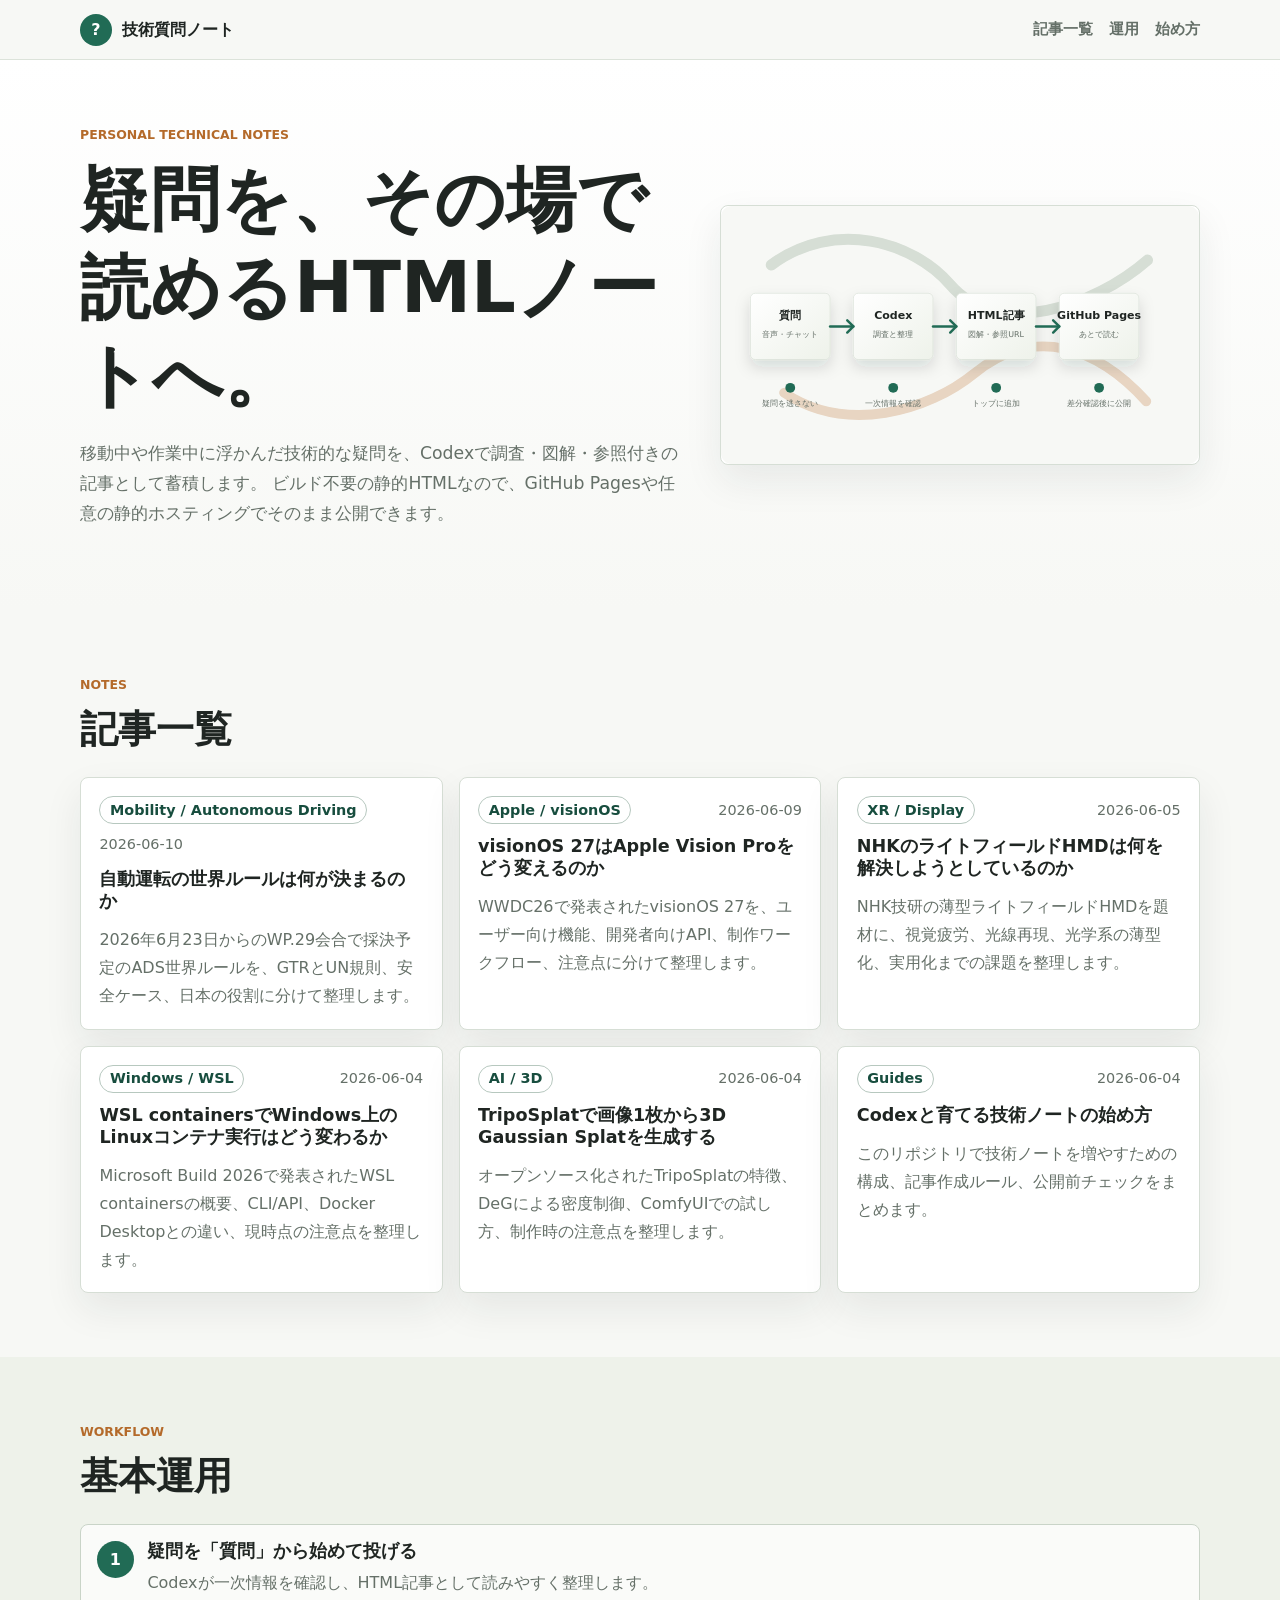
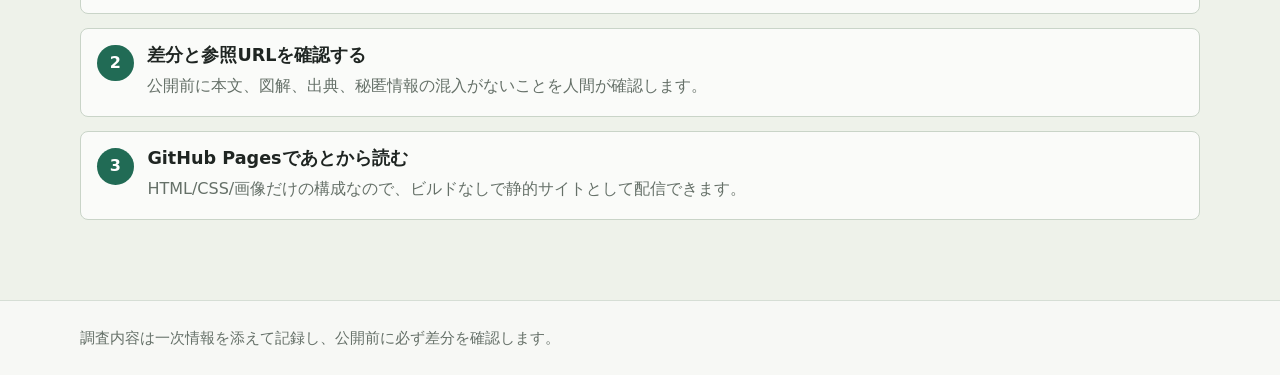
<file: index.html>
<!doctype html>
<!-- 技術ノートサイトの入口として、カテゴリ別の記事一覧と運用導線を提供します。 -->
<html lang="ja">
  <head>
    <meta charset="utf-8">
    <meta name="viewport" content="width=device-width, initial-scale=1">
    <title>技術質問ノート</title>
    <meta
      name="description"
      content="Codexと一緒に疑問をHTML記事として蓄積するための静的な技術ノートです。"
    >
    <link rel="stylesheet" href="styles/site.css">
  </head>
  <body>
    <header class="site-header">
      <div class="site-header__inner">
        <a class="site-title" href="./" aria-label="技術質問ノートのトップへ">
          <span class="site-title__mark">?</span>
          <span>技術質問ノート</span>
        </a>
        <nav class="site-nav" aria-label="主要ナビゲーション">
          <a href="#notes">記事一覧</a>
          <a href="#workflow">運用</a>
          <a href="guides/getting-started/">始め方</a>
        </nav>
      </div>
    </header>

    <main>
      <section class="intro-band" aria-labelledby="intro-title">
        <div class="content-grid content-grid--intro">
          <div>
            <p class="eyebrow">Personal Technical Notes</p>
            <h1 id="intro-title">疑問を、その場で読めるHTMLノートへ。</h1>
            <p class="intro-lead">
              移動中や作業中に浮かんだ技術的な疑問を、Codexで調査・図解・参照付きの記事として蓄積します。
              ビルド不要の静的HTMLなので、GitHub Pagesや任意の静的ホスティングでそのまま公開できます。
            </p>
          </div>
          <img
            class="flow-image"
            src="images/notes-flow.svg"
            alt="質問からHTML記事、GitHub、ブラウザ閲覧へ進む流れ"
            width="780"
            height="420"
          >
        </div>
      </section>

      <section class="section-band" id="notes" aria-labelledby="notes-title">
        <div class="content-wrap">
          <div class="section-heading">
            <p class="eyebrow">Notes</p>
            <h2 id="notes-title">記事一覧</h2>
          </div>

          <div class="note-list">
            <article class="note-card">
              <div class="note-card__meta">
                <span class="category-label">Mobility / Autonomous Driving</span>
                <time datetime="2026-06-10">2026-06-10</time>
              </div>
              <h3><a href="mobility/autonomous-driving-global-rules-2026/">自動運転の世界ルールは何が決まるのか</a></h3>
              <p>
                2026年6月23日からのWP.29会合で採決予定のADS世界ルールを、GTRとUN規則、安全ケース、日本の役割に分けて整理します。
              </p>
            </article>

            <article class="note-card">
              <div class="note-card__meta">
                <span class="category-label">Apple / visionOS</span>
                <time datetime="2026-06-09">2026-06-09</time>
              </div>
              <h3><a href="apple/visionos-27-wwdc26/">visionOS 27はApple Vision Proをどう変えるのか</a></h3>
              <p>
                WWDC26で発表されたvisionOS 27を、ユーザー向け機能、開発者向けAPI、制作ワークフロー、注意点に分けて整理します。
              </p>
            </article>

            <article class="note-card">
              <div class="note-card__meta">
                <span class="category-label">XR / Display</span>
                <time datetime="2026-06-05">2026-06-05</time>
              </div>
              <h3><a href="xr/nhk-light-field-hmd/">NHKのライトフィールドHMDは何を解決しようとしているのか</a></h3>
              <p>
                NHK技研の薄型ライトフィールドHMDを題材に、視覚疲労、光線再現、光学系の薄型化、実用化までの課題を整理します。
              </p>
            </article>

            <article class="note-card">
              <div class="note-card__meta">
                <span class="category-label">Windows / WSL</span>
                <time datetime="2026-06-04">2026-06-04</time>
              </div>
              <h3><a href="windows/wsl-containers-build-2026/">WSL containersでWindows上のLinuxコンテナ実行はどう変わるか</a></h3>
              <p>
                Microsoft Build 2026で発表されたWSL containersの概要、CLI/API、Docker Desktopとの違い、現時点の注意点を整理します。
              </p>
            </article>

            <article class="note-card">
              <div class="note-card__meta">
                <span class="category-label">AI / 3D</span>
                <time datetime="2026-06-04">2026-06-04</time>
              </div>
              <h3><a href="ai/triposplat-single-image-3dgs/">TripoSplatで画像1枚から3D Gaussian Splatを生成する</a></h3>
              <p>
                オープンソース化されたTripoSplatの特徴、DeGによる密度制御、ComfyUIでの試し方、制作時の注意点を整理します。
              </p>
            </article>

            <article class="note-card">
              <div class="note-card__meta">
                <span class="category-label">Guides</span>
                <time datetime="2026-06-04">2026-06-04</time>
              </div>
              <h3><a href="guides/getting-started/">Codexと育てる技術ノートの始め方</a></h3>
              <p>
                このリポジトリで技術ノートを増やすための構成、記事作成ルール、公開前チェックをまとめます。
              </p>
            </article>
          </div>
        </div>
      </section>

      <section class="section-band section-band--muted" id="workflow" aria-labelledby="workflow-title">
        <div class="content-wrap">
          <div class="section-heading">
            <p class="eyebrow">Workflow</p>
            <h2 id="workflow-title">基本運用</h2>
          </div>

          <ol class="workflow-list">
            <li>
              <span class="workflow-list__number">1</span>
              <div>
                <h3>疑問を「質問」から始めて投げる</h3>
                <p>Codexが一次情報を確認し、HTML記事として読みやすく整理します。</p>
              </div>
            </li>
            <li>
              <span class="workflow-list__number">2</span>
              <div>
                <h3>差分と参照URLを確認する</h3>
                <p>公開前に本文、図解、出典、秘匿情報の混入がないことを人間が確認します。</p>
              </div>
            </li>
            <li>
              <span class="workflow-list__number">3</span>
              <div>
                <h3>GitHub Pagesであとから読む</h3>
                <p>HTML/CSS/画像だけの構成なので、ビルドなしで静的サイトとして配信できます。</p>
              </div>
            </li>
          </ol>
        </div>
      </section>
    </main>

    <footer class="site-footer">
      <div class="content-wrap">
        <p>調査内容は一次情報を添えて記録し、公開前に必ず差分を確認します。</p>
      </div>
    </footer>
  </body>
</html>
</file>
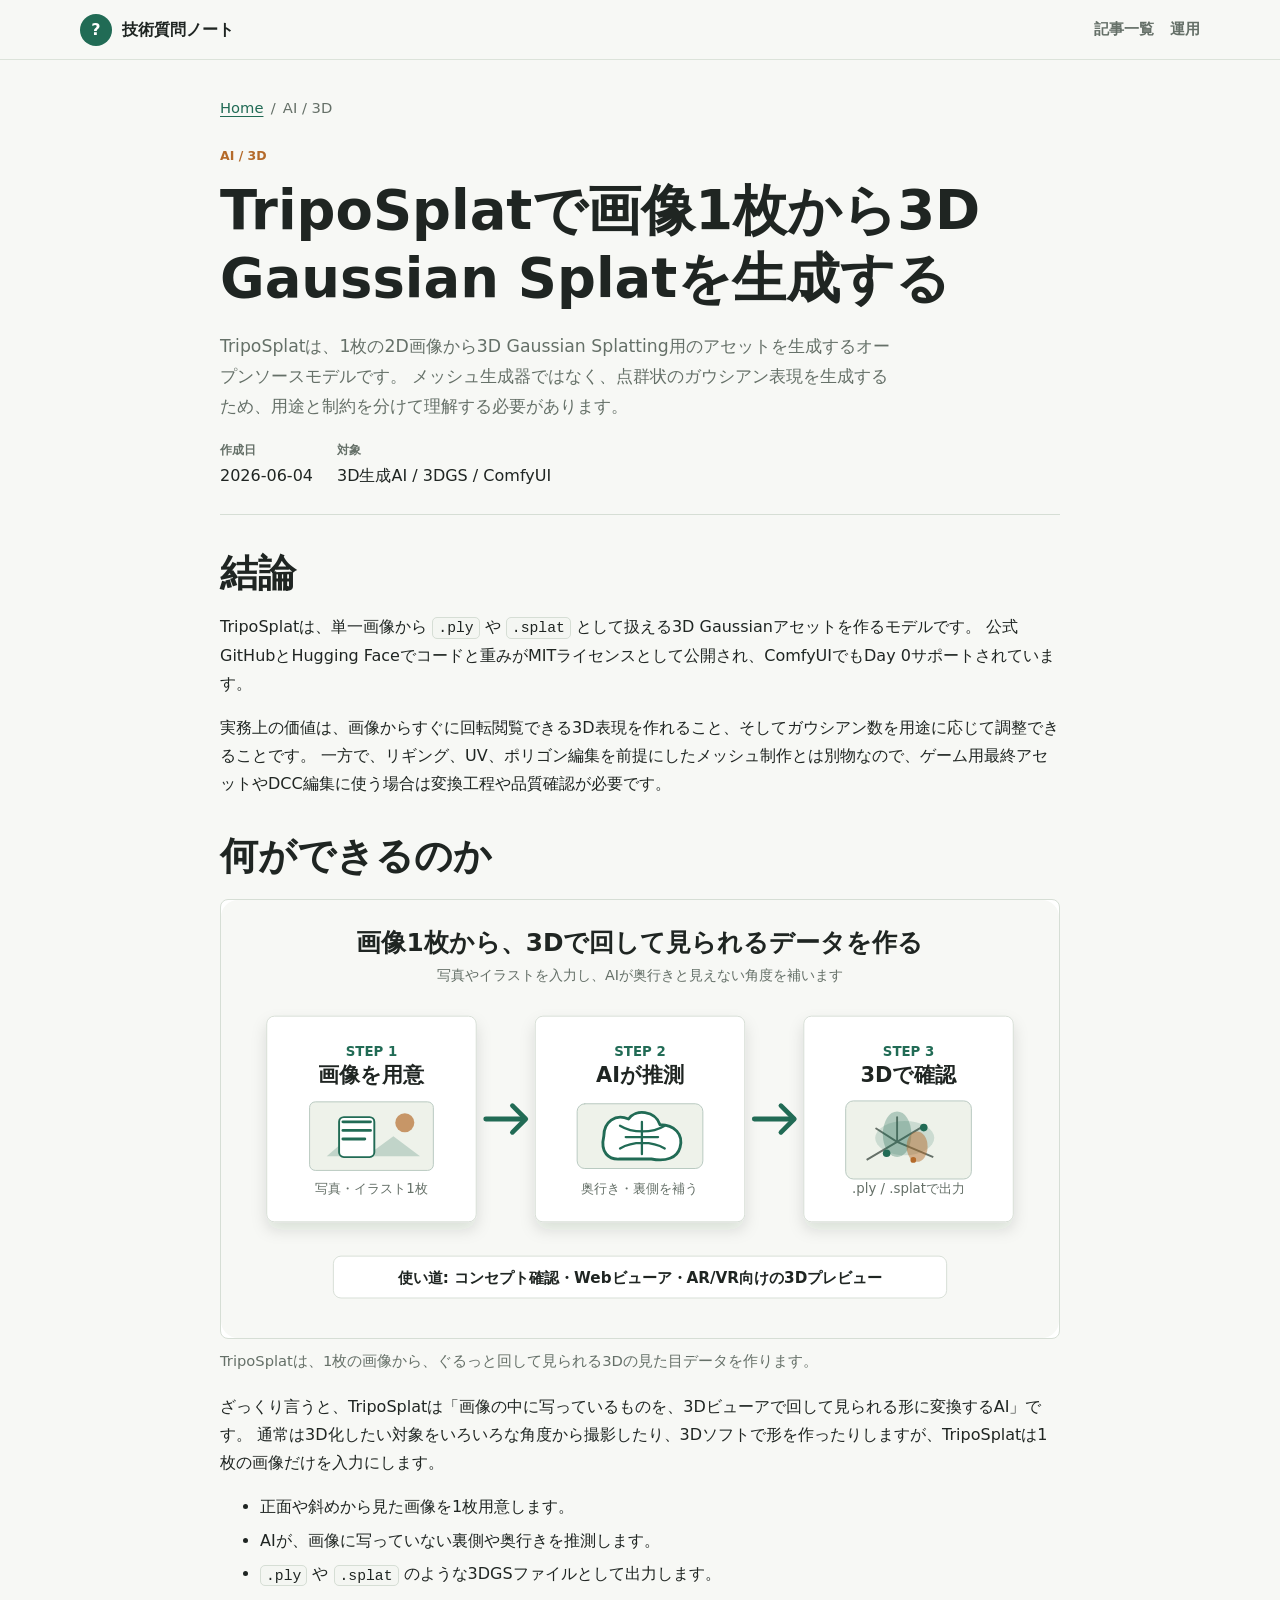
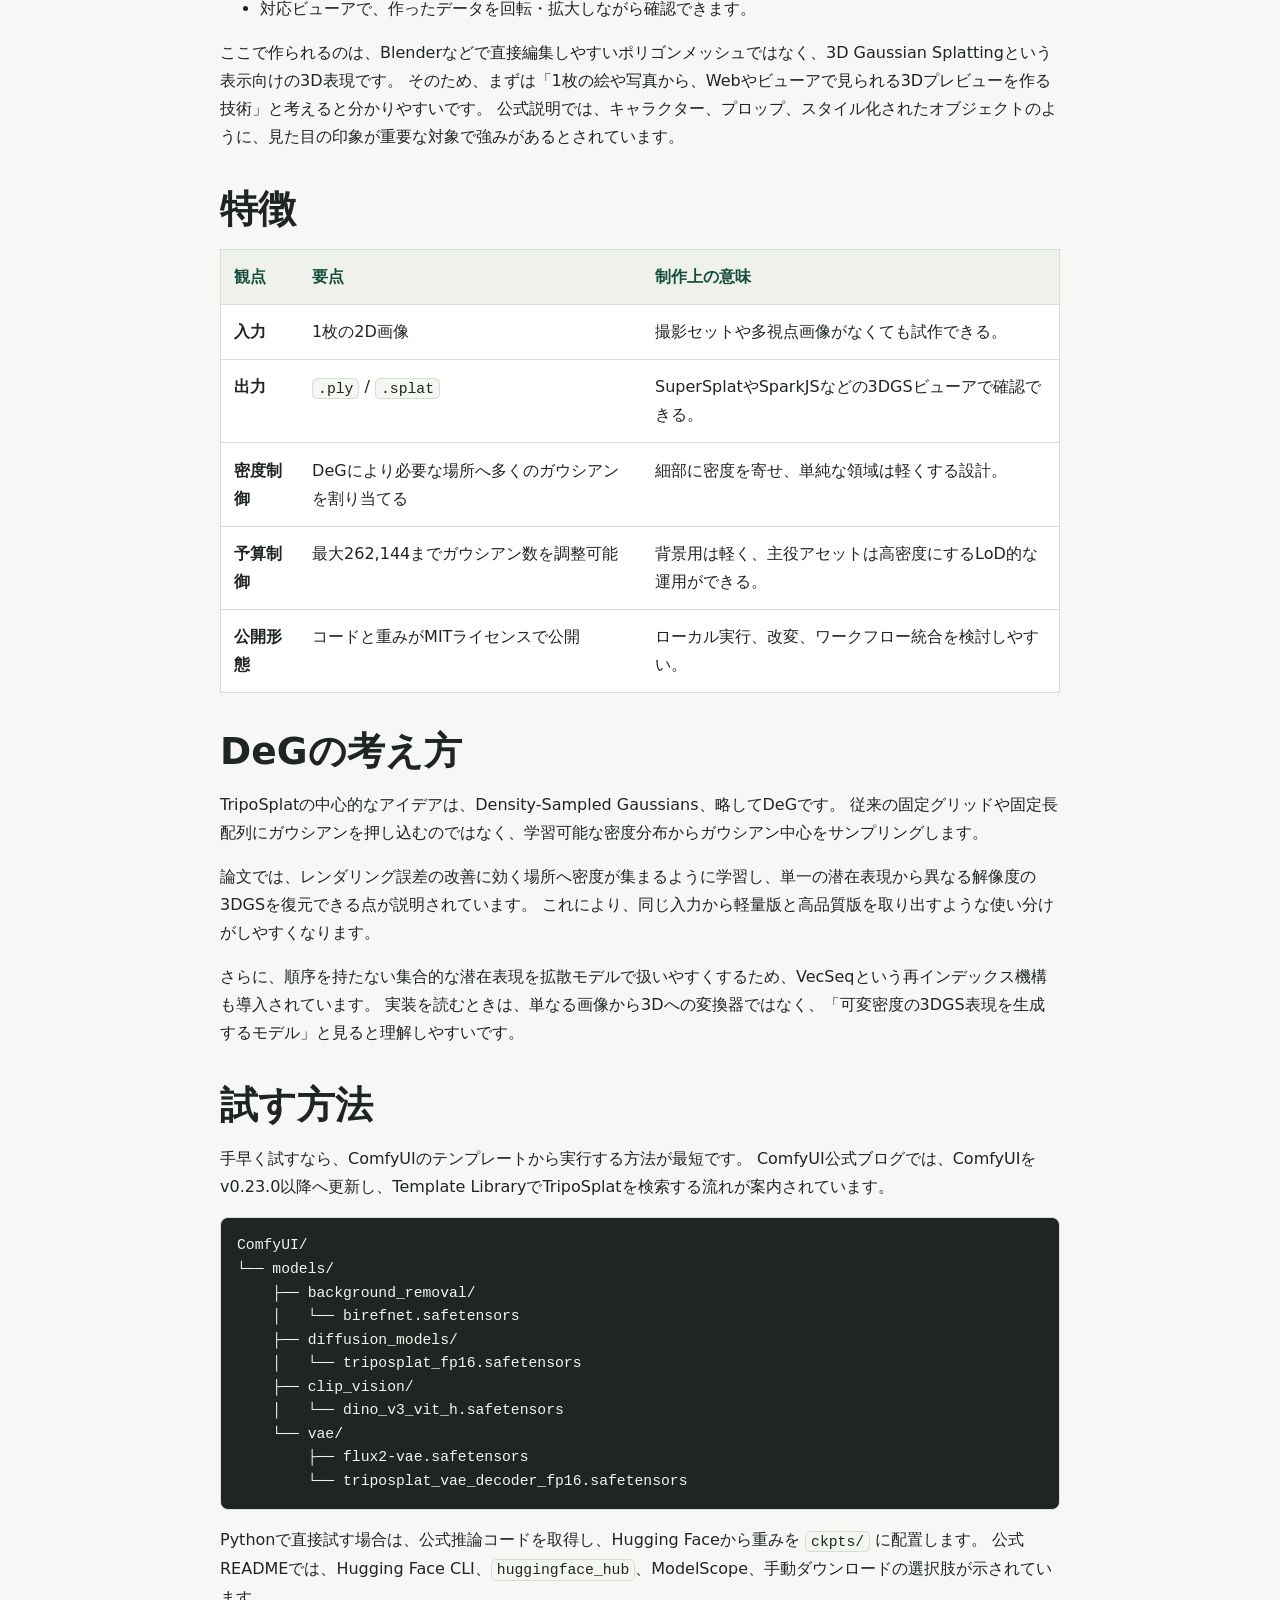
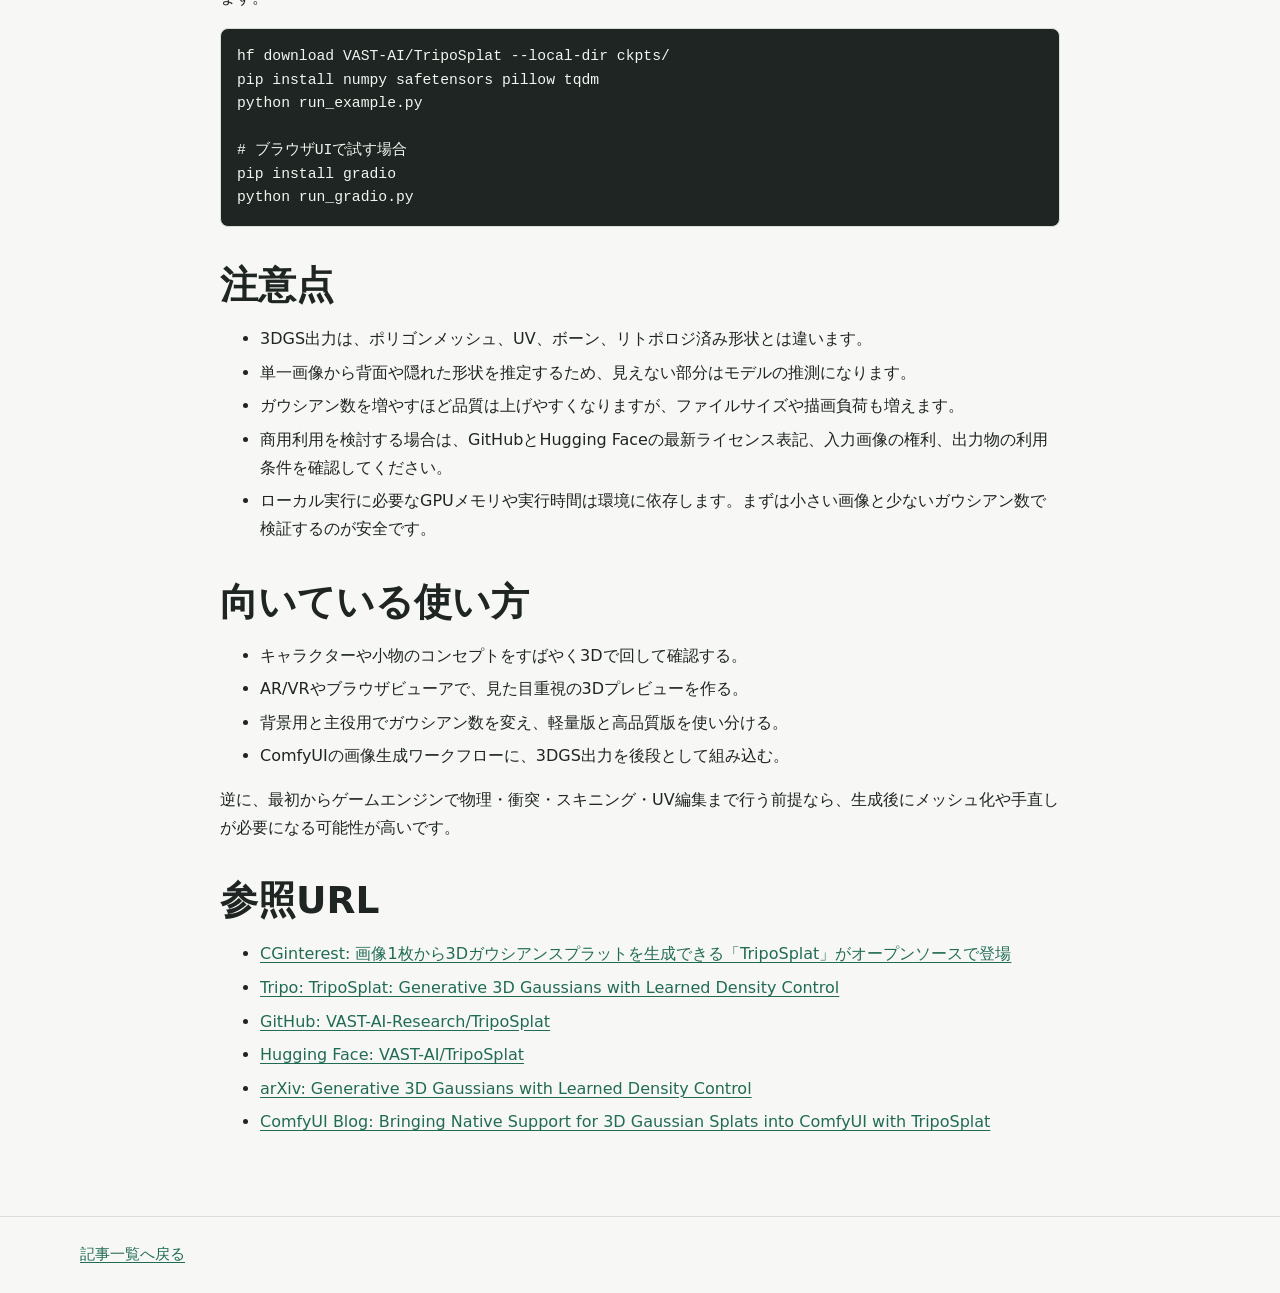
<file: ai/triposplat-single-image-3dgs/index.html>
<!doctype html>
<!-- TripoSplatの概要、仕組み、導入方法、制作時の注意点を整理する技術ノートです。 -->
<html lang="ja">
  <head>
    <meta charset="utf-8">
    <meta name="viewport" content="width=device-width, initial-scale=1">
    <title>TripoSplatで画像1枚から3D Gaussian Splatを生成する | 技術質問ノート</title>
    <meta
      name="description"
      content="画像1枚から3D Gaussian Splatを生成するオープンソースモデルTripoSplatの特徴、DeGの考え方、ComfyUIでの試し方、注意点を整理します。"
    >
    <link rel="stylesheet" href="../../styles/site.css">
  </head>
  <body>
    <header class="site-header">
      <div class="site-header__inner">
        <a class="site-title" href="../../" aria-label="技術質問ノートのトップへ">
          <span class="site-title__mark">?</span>
          <span>技術質問ノート</span>
        </a>
        <nav class="site-nav" aria-label="主要ナビゲーション">
          <a href="../../#notes">記事一覧</a>
          <a href="../../#workflow">運用</a>
        </nav>
      </div>
    </header>

    <main class="article-layout">
      <article class="article">
        <nav class="breadcrumb" aria-label="パンくずリスト">
          <a href="../../">Home</a>
          <span aria-hidden="true">/</span>
          <span>AI / 3D</span>
        </nav>

        <header class="article-header">
          <p class="eyebrow">AI / 3D</p>
          <h1>TripoSplatで画像1枚から3D Gaussian Splatを生成する</h1>
          <p class="article-summary">
            TripoSplatは、1枚の2D画像から3D Gaussian Splatting用のアセットを生成するオープンソースモデルです。
            メッシュ生成器ではなく、点群状のガウシアン表現を生成するため、用途と制約を分けて理解する必要があります。
          </p>
          <dl class="article-meta">
            <div>
              <dt>作成日</dt>
              <dd><time datetime="2026-06-04">2026-06-04</time></dd>
            </div>
            <div>
              <dt>対象</dt>
              <dd>3D生成AI / 3DGS / ComfyUI</dd>
            </div>
          </dl>
        </header>

        <section aria-labelledby="summary-title">
          <h2 id="summary-title">結論</h2>
          <p>
            TripoSplatは、単一画像から <code>.ply</code> や <code>.splat</code> として扱える3D Gaussianアセットを作るモデルです。
            公式GitHubとHugging Faceでコードと重みがMITライセンスとして公開され、ComfyUIでもDay 0サポートされています。
          </p>
          <p>
            実務上の価値は、画像からすぐに回転閲覧できる3D表現を作れること、そしてガウシアン数を用途に応じて調整できることです。
            一方で、リギング、UV、ポリゴン編集を前提にしたメッシュ制作とは別物なので、ゲーム用最終アセットやDCC編集に使う場合は変換工程や品質確認が必要です。
          </p>
        </section>

        <section aria-labelledby="overview-title">
          <h2 id="overview-title">何ができるのか</h2>
          <figure>
            <img
              src="../../images/triposplat-flow.svg"
              alt="画像1枚をTripoSplatに入力し、AIが見えない角度を補って、3Dビューアで回して見られるデータを作る流れ"
              width="880"
              height="460"
            >
            <figcaption>TripoSplatは、1枚の画像から、ぐるっと回して見られる3Dの見た目データを作ります。</figcaption>
          </figure>
          <p>
            ざっくり言うと、TripoSplatは「画像の中に写っているものを、3Dビューアで回して見られる形に変換するAI」です。
            通常は3D化したい対象をいろいろな角度から撮影したり、3Dソフトで形を作ったりしますが、TripoSplatは1枚の画像だけを入力にします。
          </p>
          <ul>
            <li>正面や斜めから見た画像を1枚用意します。</li>
            <li>AIが、画像に写っていない裏側や奥行きを推測します。</li>
            <li><code>.ply</code> や <code>.splat</code> のような3DGSファイルとして出力します。</li>
            <li>対応ビューアで、作ったデータを回転・拡大しながら確認できます。</li>
          </ul>
          <p>
            ここで作られるのは、Blenderなどで直接編集しやすいポリゴンメッシュではなく、3D Gaussian Splattingという表示向けの3D表現です。
            そのため、まずは「1枚の絵や写真から、Webやビューアで見られる3Dプレビューを作る技術」と考えると分かりやすいです。
            公式説明では、キャラクター、プロップ、スタイル化されたオブジェクトのように、見た目の印象が重要な対象で強みがあるとされています。
          </p>
        </section>

        <section aria-labelledby="features-title">
          <h2 id="features-title">特徴</h2>
          <div class="table-scroll" role="region" aria-label="TripoSplatの主要特徴">
            <table>
              <thead>
                <tr>
                  <th scope="col">観点</th>
                  <th scope="col">要点</th>
                  <th scope="col">制作上の意味</th>
                </tr>
              </thead>
              <tbody>
                <tr>
                  <th scope="row">入力</th>
                  <td>1枚の2D画像</td>
                  <td>撮影セットや多視点画像がなくても試作できる。</td>
                </tr>
                <tr>
                  <th scope="row">出力</th>
                  <td><code>.ply</code> / <code>.splat</code></td>
                  <td>SuperSplatやSparkJSなどの3DGSビューアで確認できる。</td>
                </tr>
                <tr>
                  <th scope="row">密度制御</th>
                  <td>DeGにより必要な場所へ多くのガウシアンを割り当てる</td>
                  <td>細部に密度を寄せ、単純な領域は軽くする設計。</td>
                </tr>
                <tr>
                  <th scope="row">予算制御</th>
                  <td>最大262,144までガウシアン数を調整可能</td>
                  <td>背景用は軽く、主役アセットは高密度にするLoD的な運用ができる。</td>
                </tr>
                <tr>
                  <th scope="row">公開形態</th>
                  <td>コードと重みがMITライセンスで公開</td>
                  <td>ローカル実行、改変、ワークフロー統合を検討しやすい。</td>
                </tr>
              </tbody>
            </table>
          </div>
        </section>

        <section aria-labelledby="deg-title">
          <h2 id="deg-title">DeGの考え方</h2>
          <p>
            TripoSplatの中心的なアイデアは、Density-Sampled Gaussians、略してDeGです。
            従来の固定グリッドや固定長配列にガウシアンを押し込むのではなく、学習可能な密度分布からガウシアン中心をサンプリングします。
          </p>
          <p>
            論文では、レンダリング誤差の改善に効く場所へ密度が集まるように学習し、単一の潜在表現から異なる解像度の3DGSを復元できる点が説明されています。
            これにより、同じ入力から軽量版と高品質版を取り出すような使い分けがしやすくなります。
          </p>
          <p>
            さらに、順序を持たない集合的な潜在表現を拡散モデルで扱いやすくするため、VecSeqという再インデックス機構も導入されています。
            実装を読むときは、単なる画像から3Dへの変換器ではなく、「可変密度の3DGS表現を生成するモデル」と見ると理解しやすいです。
          </p>
        </section>

        <section aria-labelledby="try-title">
          <h2 id="try-title">試す方法</h2>
          <p>
            手早く試すなら、ComfyUIのテンプレートから実行する方法が最短です。
            ComfyUI公式ブログでは、ComfyUIをv0.23.0以降へ更新し、Template LibraryでTripoSplatを検索する流れが案内されています。
          </p>
          <pre><code>ComfyUI/
└── models/
    ├── background_removal/
    │   └── birefnet.safetensors
    ├── diffusion_models/
    │   └── triposplat_fp16.safetensors
    ├── clip_vision/
    │   └── dino_v3_vit_h.safetensors
    └── vae/
        ├── flux2-vae.safetensors
        └── triposplat_vae_decoder_fp16.safetensors</code></pre>
          <p>
            Pythonで直接試す場合は、公式推論コードを取得し、Hugging Faceから重みを <code>ckpts/</code> に配置します。
            公式READMEでは、Hugging Face CLI、<code>huggingface_hub</code>、ModelScope、手動ダウンロードの選択肢が示されています。
          </p>
          <pre><code>hf download VAST-AI/TripoSplat --local-dir ckpts/
pip install numpy safetensors pillow tqdm
python run_example.py

# ブラウザUIで試す場合
pip install gradio
python run_gradio.py</code></pre>
        </section>

        <section aria-labelledby="cautions-title">
          <h2 id="cautions-title">注意点</h2>
          <ul>
            <li>3DGS出力は、ポリゴンメッシュ、UV、ボーン、リトポロジ済み形状とは違います。</li>
            <li>単一画像から背面や隠れた形状を推定するため、見えない部分はモデルの推測になります。</li>
            <li>ガウシアン数を増やすほど品質は上げやすくなりますが、ファイルサイズや描画負荷も増えます。</li>
            <li>商用利用を検討する場合は、GitHubとHugging Faceの最新ライセンス表記、入力画像の権利、出力物の利用条件を確認してください。</li>
            <li>ローカル実行に必要なGPUメモリや実行時間は環境に依存します。まずは小さい画像と少ないガウシアン数で検証するのが安全です。</li>
          </ul>
        </section>

        <section aria-labelledby="usecase-title">
          <h2 id="usecase-title">向いている使い方</h2>
          <ul>
            <li>キャラクターや小物のコンセプトをすばやく3Dで回して確認する。</li>
            <li>AR/VRやブラウザビューアで、見た目重視の3Dプレビューを作る。</li>
            <li>背景用と主役用でガウシアン数を変え、軽量版と高品質版を使い分ける。</li>
            <li>ComfyUIの画像生成ワークフローに、3DGS出力を後段として組み込む。</li>
          </ul>
          <p>
            逆に、最初からゲームエンジンで物理・衝突・スキニング・UV編集まで行う前提なら、生成後にメッシュ化や手直しが必要になる可能性が高いです。
          </p>
        </section>

        <section aria-labelledby="references-title">
          <h2 id="references-title">参照URL</h2>
          <ul>
            <li>
              <a href="https://cginterest.com/2026/06/03/%E7%94%BB%E5%83%8F1%E6%9E%9A%E3%81%8B%E3%82%893d%E3%82%AC%E3%82%A6%E3%82%B7%E3%82%A2%E3%83%B3%E3%82%B9%E3%83%97%E3%83%A9%E3%83%83%E3%83%88%E3%82%92%E7%94%9F%E6%88%90%E3%81%A7%E3%81%8D%E3%82%8B/">
                CGinterest: 画像1枚から3Dガウシアンスプラットを生成できる「TripoSplat」がオープンソースで登場
              </a>
            </li>
            <li>
              <a href="https://www.tripo3d.ai/research/triposplat">
                Tripo: TripoSplat: Generative 3D Gaussians with Learned Density Control
              </a>
            </li>
            <li>
              <a href="https://github.com/VAST-AI-Research/TripoSplat">
                GitHub: VAST-AI-Research/TripoSplat
              </a>
            </li>
            <li>
              <a href="https://huggingface.co/VAST-AI/TripoSplat">
                Hugging Face: VAST-AI/TripoSplat
              </a>
            </li>
            <li>
              <a href="https://arxiv.org/abs/2605.16355">
                arXiv: Generative 3D Gaussians with Learned Density Control
              </a>
            </li>
            <li>
              <a href="https://blog.comfy.org/p/bringing-native-support-for-3d-gaussian">
                ComfyUI Blog: Bringing Native Support for 3D Gaussian Splats into ComfyUI with TripoSplat
              </a>
            </li>
          </ul>
        </section>
      </article>
    </main>

    <footer class="site-footer">
      <div class="content-wrap">
        <p><a href="../../">記事一覧へ戻る</a></p>
      </div>
    </footer>
  </body>
</html>
</file>
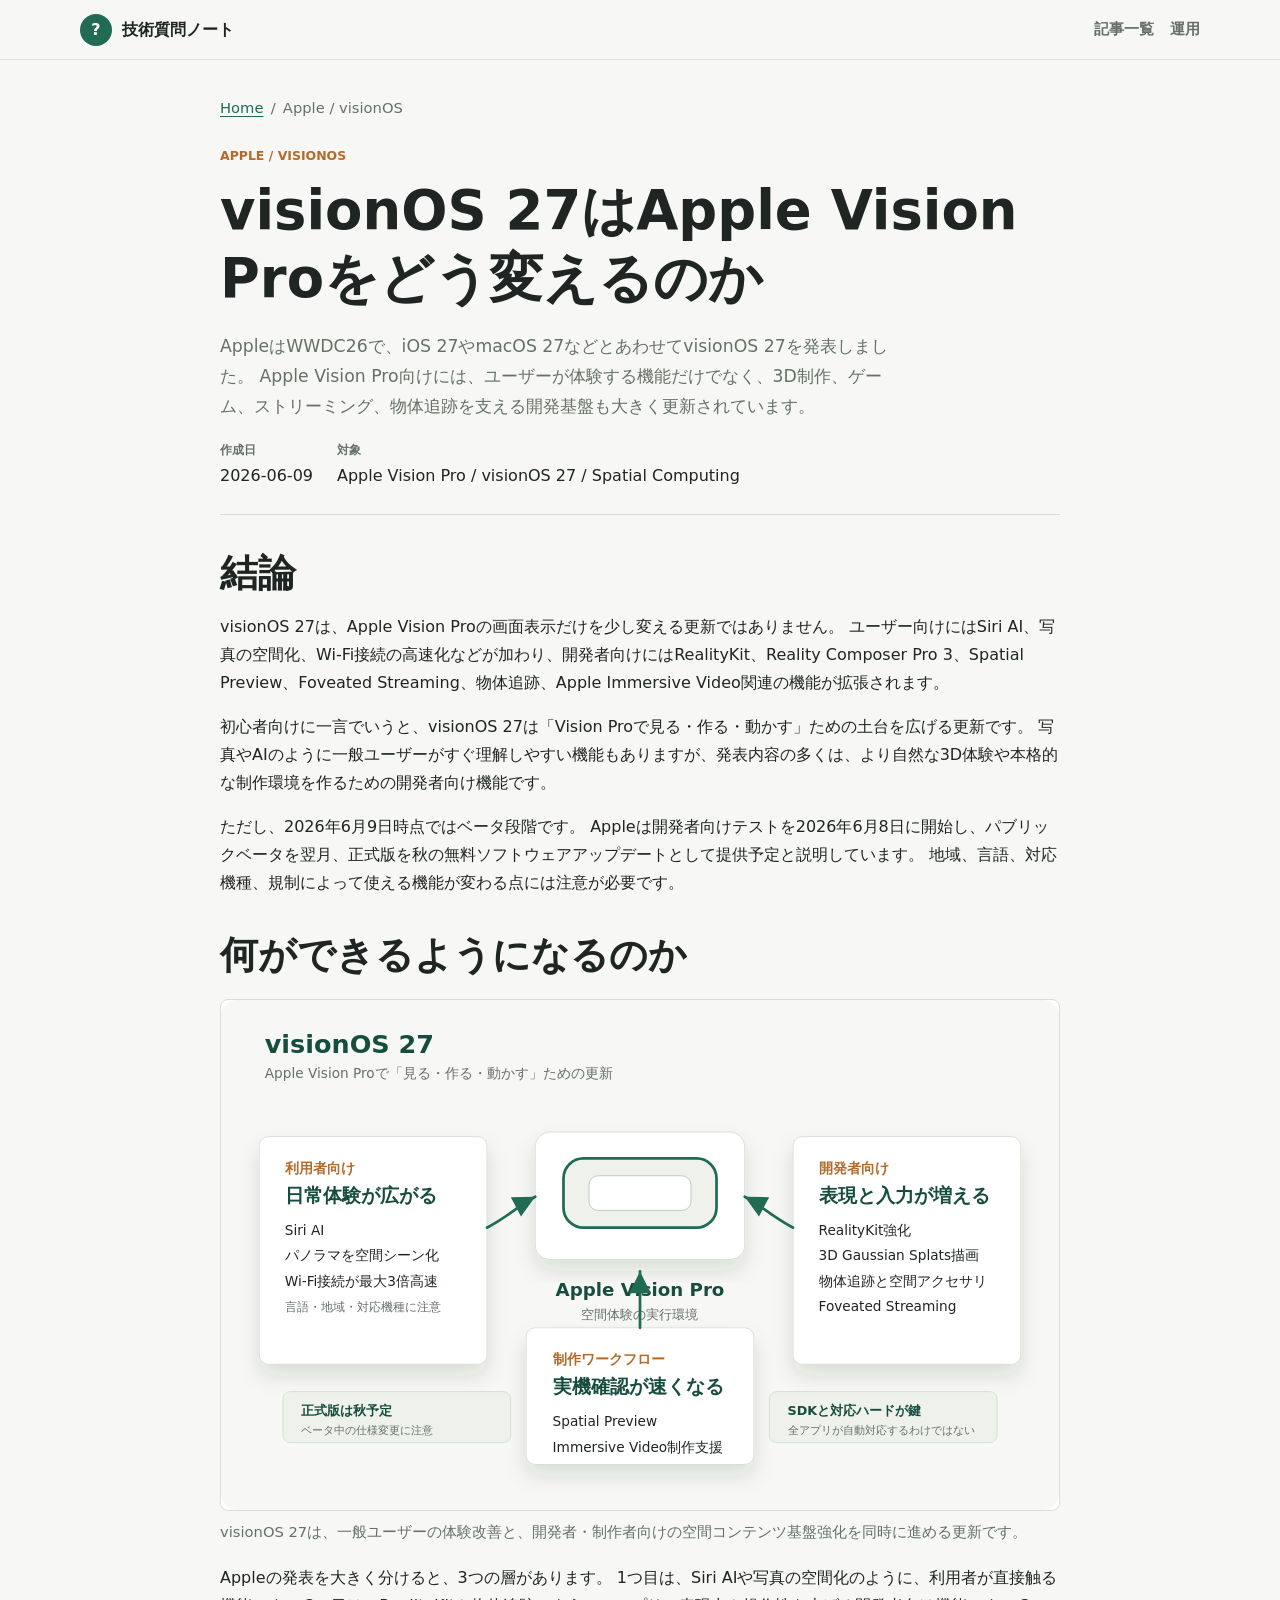
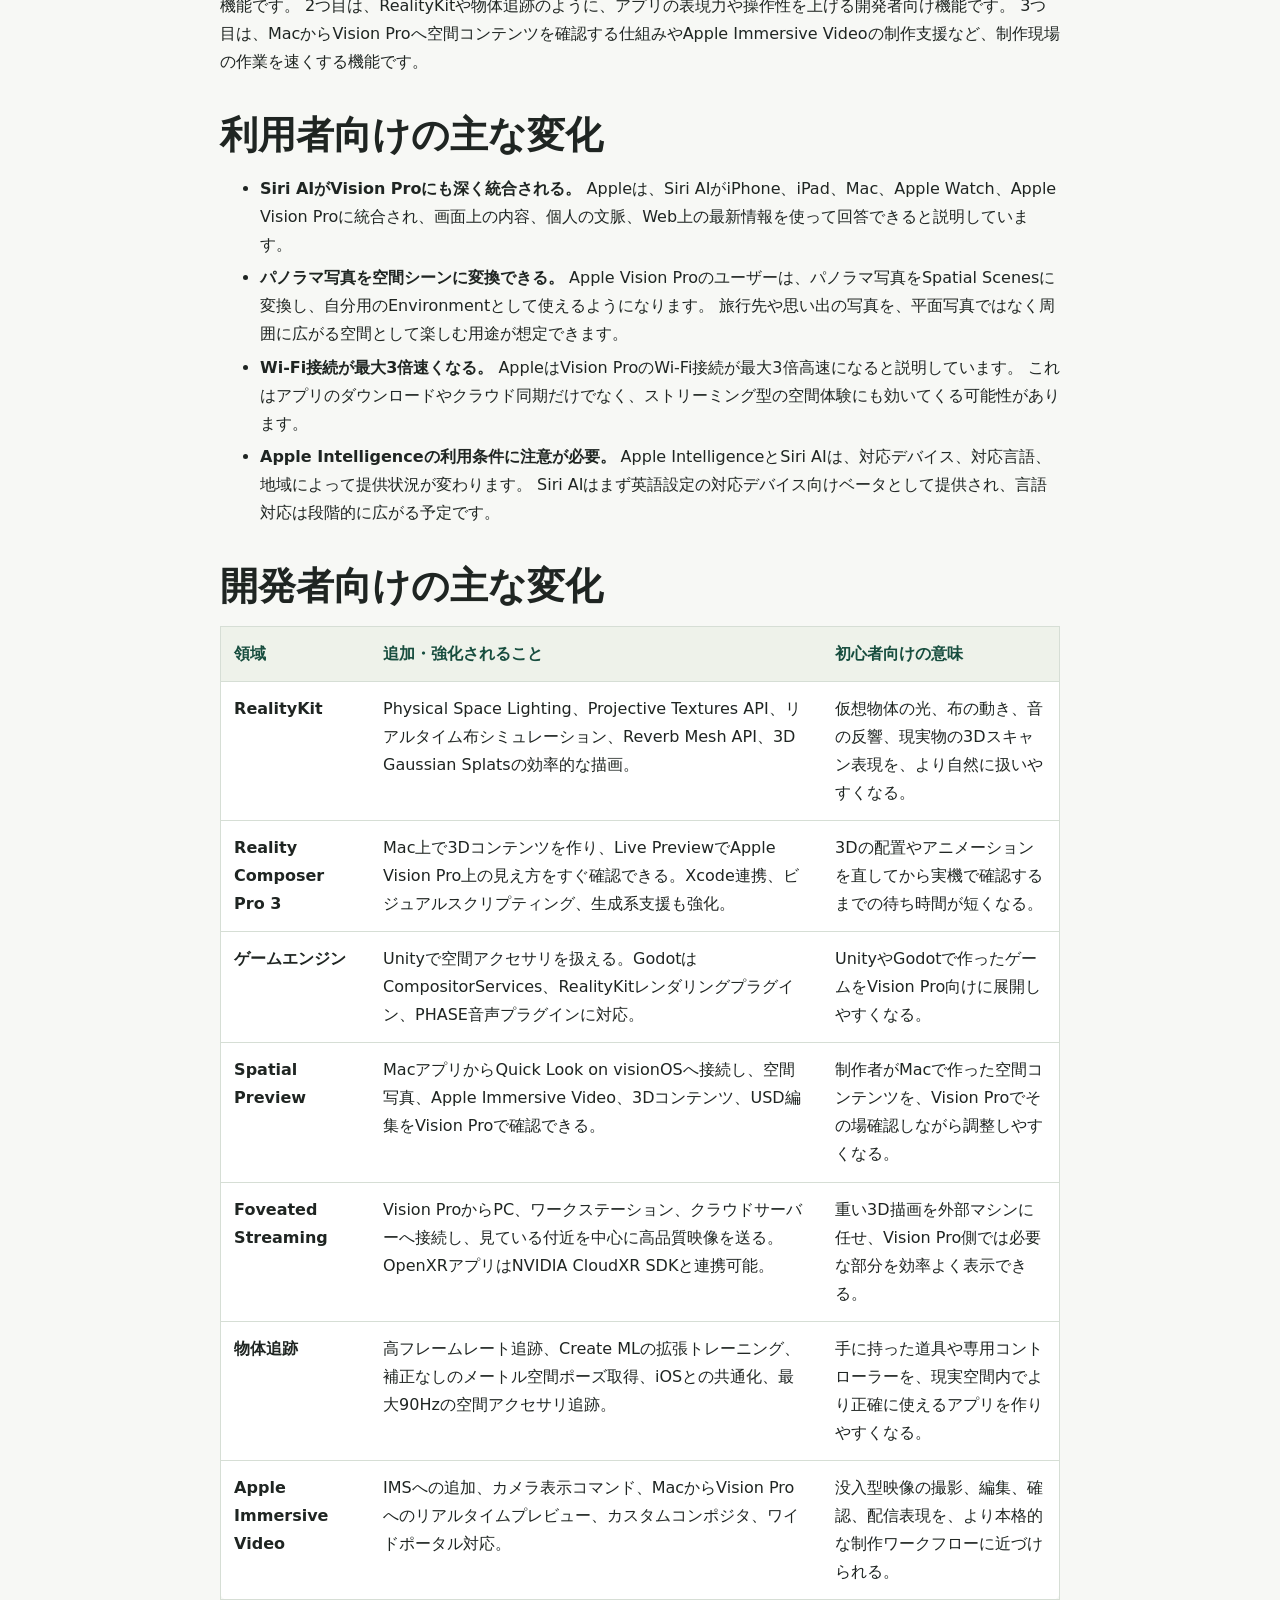
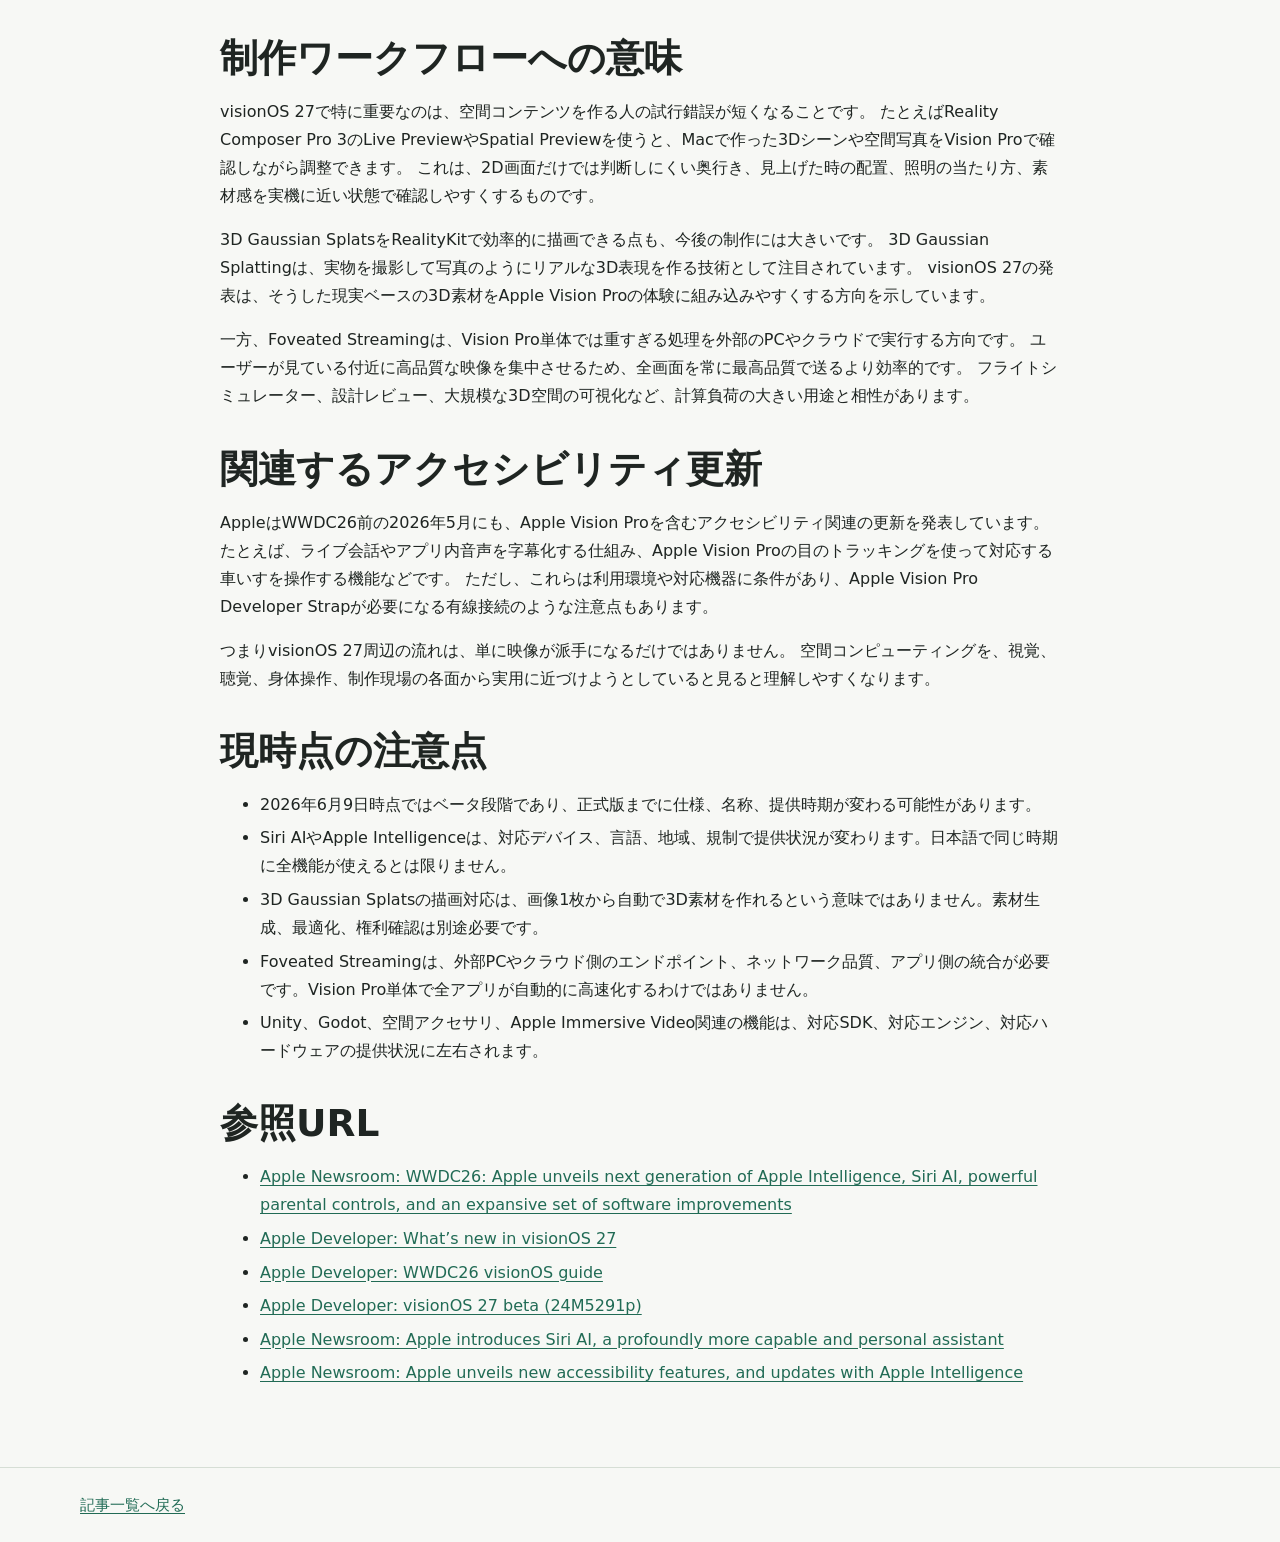
<file: apple/visionos-27-wwdc26/index.html>
<!doctype html>
<!-- WWDC26で発表されたvisionOS 27の利用者向け機能と開発者向け更新を整理する技術ノートです。 -->
<html lang="ja">
  <head>
    <meta charset="utf-8">
    <meta name="viewport" content="width=device-width, initial-scale=1">
    <title>visionOS 27はApple Vision Proをどう変えるのか | 技術質問ノート</title>
    <meta
      name="description"
      content="AppleがWWDC26で発表したvisionOS 27について、利用者向け機能、開発者向けAPI、制作ワークフロー、注意点を初心者向けに整理します。"
    >
    <link rel="stylesheet" href="../../styles/site.css">
  </head>
  <body>
    <header class="site-header">
      <div class="site-header__inner">
        <a class="site-title" href="../../" aria-label="技術質問ノートのトップへ">
          <span class="site-title__mark">?</span>
          <span>技術質問ノート</span>
        </a>
        <nav class="site-nav" aria-label="主要ナビゲーション">
          <a href="../../#notes">記事一覧</a>
          <a href="../../#workflow">運用</a>
        </nav>
      </div>
    </header>

    <main class="article-layout">
      <article class="article">
        <nav class="breadcrumb" aria-label="パンくずリスト">
          <a href="../../">Home</a>
          <span aria-hidden="true">/</span>
          <span>Apple / visionOS</span>
        </nav>

        <header class="article-header">
          <p class="eyebrow">Apple / visionOS</p>
          <h1>visionOS 27はApple Vision Proをどう変えるのか</h1>
          <p class="article-summary">
            AppleはWWDC26で、iOS 27やmacOS 27などとあわせてvisionOS 27を発表しました。
            Apple Vision Pro向けには、ユーザーが体験する機能だけでなく、3D制作、ゲーム、ストリーミング、物体追跡を支える開発基盤も大きく更新されています。
          </p>
          <dl class="article-meta">
            <div>
              <dt>作成日</dt>
              <dd><time datetime="2026-06-09">2026-06-09</time></dd>
            </div>
            <div>
              <dt>対象</dt>
              <dd>Apple Vision Pro / visionOS 27 / Spatial Computing</dd>
            </div>
          </dl>
        </header>

        <section aria-labelledby="summary-title">
          <h2 id="summary-title">結論</h2>
          <p>
            visionOS 27は、Apple Vision Proの画面表示だけを少し変える更新ではありません。
            ユーザー向けにはSiri AI、写真の空間化、Wi-Fi接続の高速化などが加わり、開発者向けにはRealityKit、Reality Composer Pro 3、Spatial Preview、Foveated Streaming、物体追跡、Apple Immersive Video関連の機能が拡張されます。
          </p>
          <p>
            初心者向けに一言でいうと、visionOS 27は「Vision Proで見る・作る・動かす」ための土台を広げる更新です。
            写真やAIのように一般ユーザーがすぐ理解しやすい機能もありますが、発表内容の多くは、より自然な3D体験や本格的な制作環境を作るための開発者向け機能です。
          </p>
          <p>
            ただし、2026年6月9日時点ではベータ段階です。
            Appleは開発者向けテストを2026年6月8日に開始し、パブリックベータを翌月、正式版を秋の無料ソフトウェアアップデートとして提供予定と説明しています。
            地域、言語、対応機種、規制によって使える機能が変わる点には注意が必要です。
          </p>
        </section>

        <section aria-labelledby="overview-title">
          <h2 id="overview-title">何ができるようになるのか</h2>
          <figure>
            <img
              src="../../images/visionos-27-overview.svg"
              alt="visionOS 27の更新を利用者向け機能、開発者向けAPI、制作ワークフローに分けた図"
              width="920"
              height="560"
            >
            <figcaption>visionOS 27は、一般ユーザーの体験改善と、開発者・制作者向けの空間コンテンツ基盤強化を同時に進める更新です。</figcaption>
          </figure>
          <p>
            Appleの発表を大きく分けると、3つの層があります。
            1つ目は、Siri AIや写真の空間化のように、利用者が直接触る機能です。
            2つ目は、RealityKitや物体追跡のように、アプリの表現力や操作性を上げる開発者向け機能です。
            3つ目は、MacからVision Proへ空間コンテンツを確認する仕組みやApple Immersive Videoの制作支援など、制作現場の作業を速くする機能です。
          </p>
        </section>

        <section aria-labelledby="users-title">
          <h2 id="users-title">利用者向けの主な変化</h2>
          <ul>
            <li>
              <strong>Siri AIがVision Proにも深く統合される。</strong>
              Appleは、Siri AIがiPhone、iPad、Mac、Apple Watch、Apple Vision Proに統合され、画面上の内容、個人の文脈、Web上の最新情報を使って回答できると説明しています。
            </li>
            <li>
              <strong>パノラマ写真を空間シーンに変換できる。</strong>
              Apple Vision Proのユーザーは、パノラマ写真をSpatial Scenesに変換し、自分用のEnvironmentとして使えるようになります。
              旅行先や思い出の写真を、平面写真ではなく周囲に広がる空間として楽しむ用途が想定できます。
            </li>
            <li>
              <strong>Wi-Fi接続が最大3倍速くなる。</strong>
              AppleはVision ProのWi-Fi接続が最大3倍高速になると説明しています。
              これはアプリのダウンロードやクラウド同期だけでなく、ストリーミング型の空間体験にも効いてくる可能性があります。
            </li>
            <li>
              <strong>Apple Intelligenceの利用条件に注意が必要。</strong>
              Apple IntelligenceとSiri AIは、対応デバイス、対応言語、地域によって提供状況が変わります。
              Siri AIはまず英語設定の対応デバイス向けベータとして提供され、言語対応は段階的に広がる予定です。
            </li>
          </ul>
        </section>

        <section aria-labelledby="developer-title">
          <h2 id="developer-title">開発者向けの主な変化</h2>
          <div class="table-scroll" role="region" aria-label="visionOS 27の開発者向け更新">
            <table>
              <thead>
                <tr>
                  <th scope="col">領域</th>
                  <th scope="col">追加・強化されること</th>
                  <th scope="col">初心者向けの意味</th>
                </tr>
              </thead>
              <tbody>
                <tr>
                  <th scope="row">RealityKit</th>
                  <td>Physical Space Lighting、Projective Textures API、リアルタイム布シミュレーション、Reverb Mesh API、3D Gaussian Splatsの効率的な描画。</td>
                  <td>仮想物体の光、布の動き、音の反響、現実物の3Dスキャン表現を、より自然に扱いやすくなる。</td>
                </tr>
                <tr>
                  <th scope="row">Reality Composer Pro 3</th>
                  <td>Mac上で3Dコンテンツを作り、Live PreviewでApple Vision Pro上の見え方をすぐ確認できる。Xcode連携、ビジュアルスクリプティング、生成系支援も強化。</td>
                  <td>3Dの配置やアニメーションを直してから実機で確認するまでの待ち時間が短くなる。</td>
                </tr>
                <tr>
                  <th scope="row">ゲームエンジン</th>
                  <td>Unityで空間アクセサリを扱える。GodotはCompositorServices、RealityKitレンダリングプラグイン、PHASE音声プラグインに対応。</td>
                  <td>UnityやGodotで作ったゲームをVision Pro向けに展開しやすくなる。</td>
                </tr>
                <tr>
                  <th scope="row">Spatial Preview</th>
                  <td>MacアプリからQuick Look on visionOSへ接続し、空間写真、Apple Immersive Video、3Dコンテンツ、USD編集をVision Proで確認できる。</td>
                  <td>制作者がMacで作った空間コンテンツを、Vision Proでその場確認しながら調整しやすくなる。</td>
                </tr>
                <tr>
                  <th scope="row">Foveated Streaming</th>
                  <td>Vision ProからPC、ワークステーション、クラウドサーバーへ接続し、見ている付近を中心に高品質映像を送る。OpenXRアプリはNVIDIA CloudXR SDKと連携可能。</td>
                  <td>重い3D描画を外部マシンに任せ、Vision Pro側では必要な部分を効率よく表示できる。</td>
                </tr>
                <tr>
                  <th scope="row">物体追跡</th>
                  <td>高フレームレート追跡、Create MLの拡張トレーニング、補正なしのメートル空間ポーズ取得、iOSとの共通化、最大90Hzの空間アクセサリ追跡。</td>
                  <td>手に持った道具や専用コントローラーを、現実空間内でより正確に使えるアプリを作りやすくなる。</td>
                </tr>
                <tr>
                  <th scope="row">Apple Immersive Video</th>
                  <td>IMSへの追加、カメラ表示コマンド、MacからVision Proへのリアルタイムプレビュー、カスタムコンポジタ、ワイドポータル対応。</td>
                  <td>没入型映像の撮影、編集、確認、配信表現を、より本格的な制作ワークフローに近づけられる。</td>
                </tr>
              </tbody>
            </table>
          </div>
        </section>

        <section aria-labelledby="workflow-title">
          <h2 id="workflow-title">制作ワークフローへの意味</h2>
          <p>
            visionOS 27で特に重要なのは、空間コンテンツを作る人の試行錯誤が短くなることです。
            たとえばReality Composer Pro 3のLive PreviewやSpatial Previewを使うと、Macで作った3Dシーンや空間写真をVision Proで確認しながら調整できます。
            これは、2D画面だけでは判断しにくい奥行き、見上げた時の配置、照明の当たり方、素材感を実機に近い状態で確認しやすくするものです。
          </p>
          <p>
            3D Gaussian SplatsをRealityKitで効率的に描画できる点も、今後の制作には大きいです。
            3D Gaussian Splattingは、実物を撮影して写真のようにリアルな3D表現を作る技術として注目されています。
            visionOS 27の発表は、そうした現実ベースの3D素材をApple Vision Proの体験に組み込みやすくする方向を示しています。
          </p>
          <p>
            一方、Foveated Streamingは、Vision Pro単体では重すぎる処理を外部のPCやクラウドで実行する方向です。
            ユーザーが見ている付近に高品質な映像を集中させるため、全画面を常に最高品質で送るより効率的です。
            フライトシミュレーター、設計レビュー、大規模な3D空間の可視化など、計算負荷の大きい用途と相性があります。
          </p>
        </section>

        <section aria-labelledby="accessibility-title">
          <h2 id="accessibility-title">関連するアクセシビリティ更新</h2>
          <p>
            AppleはWWDC26前の2026年5月にも、Apple Vision Proを含むアクセシビリティ関連の更新を発表しています。
            たとえば、ライブ会話やアプリ内音声を字幕化する仕組み、Apple Vision Proの目のトラッキングを使って対応する車いすを操作する機能などです。
            ただし、これらは利用環境や対応機器に条件があり、Apple Vision Pro Developer Strapが必要になる有線接続のような注意点もあります。
          </p>
          <p>
            つまりvisionOS 27周辺の流れは、単に映像が派手になるだけではありません。
            空間コンピューティングを、視覚、聴覚、身体操作、制作現場の各面から実用に近づけようとしていると見ると理解しやすくなります。
          </p>
        </section>

        <section aria-labelledby="cautions-title">
          <h2 id="cautions-title">現時点の注意点</h2>
          <ul>
            <li>2026年6月9日時点ではベータ段階であり、正式版までに仕様、名称、提供時期が変わる可能性があります。</li>
            <li>Siri AIやApple Intelligenceは、対応デバイス、言語、地域、規制で提供状況が変わります。日本語で同じ時期に全機能が使えるとは限りません。</li>
            <li>3D Gaussian Splatsの描画対応は、画像1枚から自動で3D素材を作れるという意味ではありません。素材生成、最適化、権利確認は別途必要です。</li>
            <li>Foveated Streamingは、外部PCやクラウド側のエンドポイント、ネットワーク品質、アプリ側の統合が必要です。Vision Pro単体で全アプリが自動的に高速化するわけではありません。</li>
            <li>Unity、Godot、空間アクセサリ、Apple Immersive Video関連の機能は、対応SDK、対応エンジン、対応ハードウェアの提供状況に左右されます。</li>
          </ul>
        </section>

        <section aria-labelledby="references-title">
          <h2 id="references-title">参照URL</h2>
          <ul>
            <li>
              <a href="https://www.apple.com/newsroom/2026/06/apple-unveils-next-generation-of-apple-intelligence-siri-ai-and-more/">
                Apple Newsroom: WWDC26: Apple unveils next generation of Apple Intelligence, Siri AI, powerful parental controls, and an expansive set of software improvements
              </a>
            </li>
            <li>
              <a href="https://developer.apple.com/visionos/whats-new/">
                Apple Developer: What’s new in visionOS 27
              </a>
            </li>
            <li>
              <a href="https://developer.apple.com/wwdc26/guides/visionos/">
                Apple Developer: WWDC26 visionOS guide
              </a>
            </li>
            <li>
              <a href="https://developer.apple.com/news/releases/?id=06082026f">
                Apple Developer: visionOS 27 beta (24M5291p)
              </a>
            </li>
            <li>
              <a href="https://www.apple.com/newsroom/2026/06/apple-introduces-siri-ai-a-profoundly-more-capable-and-personal-assistant/">
                Apple Newsroom: Apple introduces Siri AI, a profoundly more capable and personal assistant
              </a>
            </li>
            <li>
              <a href="https://www.apple.com/uk/newsroom/2026/05/apple-unveils-new-accessibility-features-and-updates-with-apple-intelligence/">
                Apple Newsroom: Apple unveils new accessibility features, and updates with Apple Intelligence
              </a>
            </li>
          </ul>
        </section>
      </article>
    </main>

    <footer class="site-footer">
      <div class="content-wrap">
        <p><a href="../../">記事一覧へ戻る</a></p>
      </div>
    </footer>
  </body>
</html>
</file>
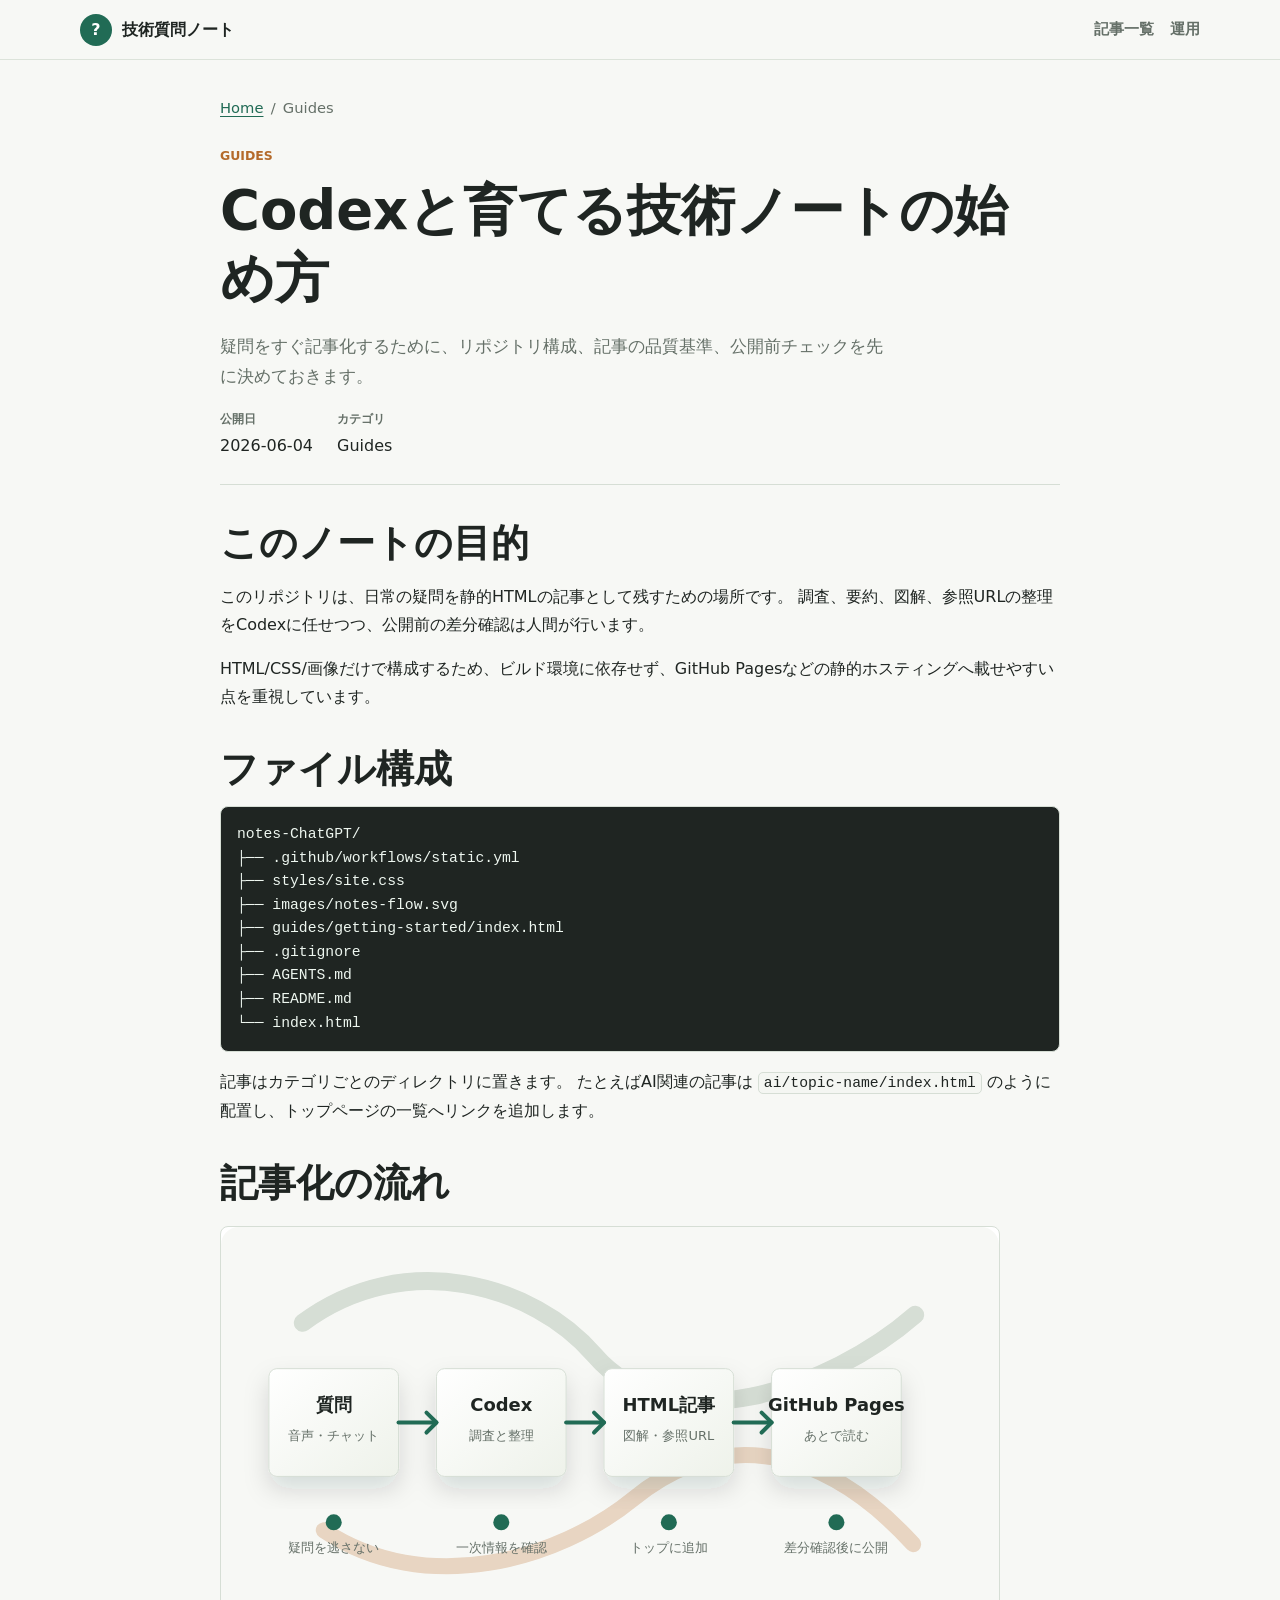
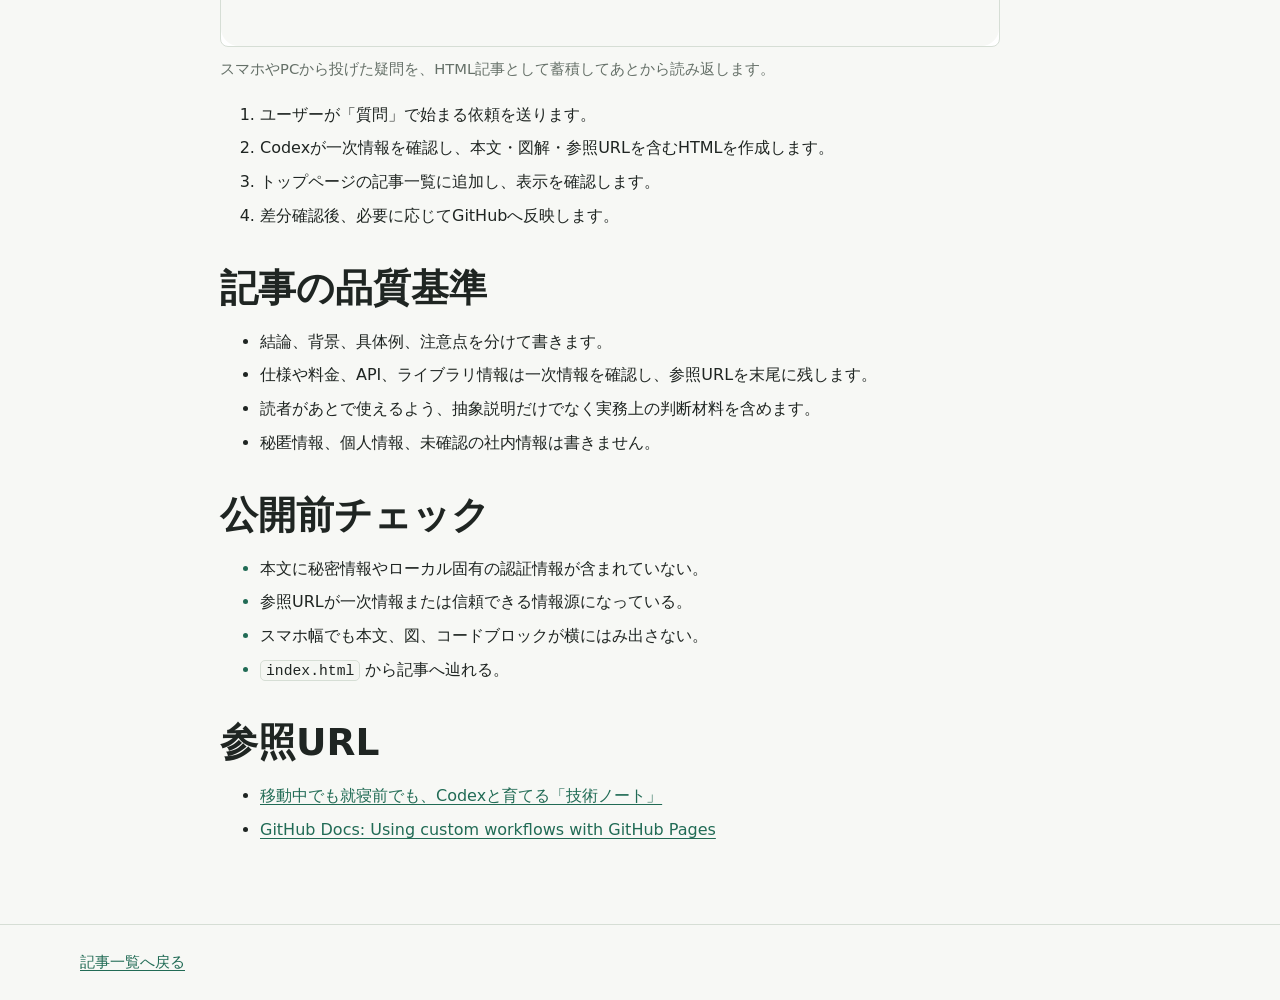
<file: guides/getting-started/index.html>
<!doctype html>
<!-- 技術ノート運用を始めるための構成、記事作成ルール、確認観点をまとめます。 -->
<html lang="ja">
  <head>
    <meta charset="utf-8">
    <meta name="viewport" content="width=device-width, initial-scale=1">
    <title>Codexと育てる技術ノートの始め方 | 技術質問ノート</title>
    <meta
      name="description"
      content="Codexを使って疑問を静的HTMLの技術ノートとして蓄積するための初期構成と運用ルールです。"
    >
    <link rel="stylesheet" href="../../styles/site.css">
  </head>
  <body>
    <header class="site-header">
      <div class="site-header__inner">
        <a class="site-title" href="../../" aria-label="技術質問ノートのトップへ">
          <span class="site-title__mark">?</span>
          <span>技術質問ノート</span>
        </a>
        <nav class="site-nav" aria-label="主要ナビゲーション">
          <a href="../../#notes">記事一覧</a>
          <a href="../../#workflow">運用</a>
        </nav>
      </div>
    </header>

    <main class="article-layout">
      <article class="article">
        <nav class="breadcrumb" aria-label="パンくずリスト">
          <a href="../../">Home</a>
          <span aria-hidden="true">/</span>
          <span>Guides</span>
        </nav>

        <header class="article-header">
          <p class="eyebrow">Guides</p>
          <h1>Codexと育てる技術ノートの始め方</h1>
          <p class="article-summary">
            疑問をすぐ記事化するために、リポジトリ構成、記事の品質基準、公開前チェックを先に決めておきます。
          </p>
          <dl class="article-meta">
            <div>
              <dt>公開日</dt>
              <dd><time datetime="2026-06-04">2026-06-04</time></dd>
            </div>
            <div>
              <dt>カテゴリ</dt>
              <dd>Guides</dd>
            </div>
          </dl>
        </header>

        <section aria-labelledby="goal-title">
          <h2 id="goal-title">このノートの目的</h2>
          <p>
            このリポジトリは、日常の疑問を静的HTMLの記事として残すための場所です。
            調査、要約、図解、参照URLの整理をCodexに任せつつ、公開前の差分確認は人間が行います。
          </p>
          <p>
            HTML/CSS/画像だけで構成するため、ビルド環境に依存せず、GitHub Pagesなどの静的ホスティングへ載せやすい点を重視しています。
          </p>
        </section>

        <section aria-labelledby="structure-title">
          <h2 id="structure-title">ファイル構成</h2>
          <pre><code>notes-ChatGPT/
├── .github/workflows/static.yml
├── styles/site.css
├── images/notes-flow.svg
├── guides/getting-started/index.html
├── .gitignore
├── AGENTS.md
├── README.md
└── index.html</code></pre>
          <p>
            記事はカテゴリごとのディレクトリに置きます。
            たとえばAI関連の記事は <code>ai/topic-name/index.html</code> のように配置し、トップページの一覧へリンクを追加します。
          </p>
        </section>

        <section aria-labelledby="flow-title">
          <h2 id="flow-title">記事化の流れ</h2>
          <figure>
            <img
              src="../../images/notes-flow.svg"
              alt="質問からCodexでの記事化、GitHubへの蓄積、ブラウザ閲覧へ進む流れ"
              width="780"
              height="420"
            >
            <figcaption>スマホやPCから投げた疑問を、HTML記事として蓄積してあとから読み返します。</figcaption>
          </figure>
          <ol>
            <li>ユーザーが「質問」で始まる依頼を送ります。</li>
            <li>Codexが一次情報を確認し、本文・図解・参照URLを含むHTMLを作成します。</li>
            <li>トップページの記事一覧に追加し、表示を確認します。</li>
            <li>差分確認後、必要に応じてGitHubへ反映します。</li>
          </ol>
        </section>

        <section aria-labelledby="quality-title">
          <h2 id="quality-title">記事の品質基準</h2>
          <ul>
            <li>結論、背景、具体例、注意点を分けて書きます。</li>
            <li>仕様や料金、API、ライブラリ情報は一次情報を確認し、参照URLを末尾に残します。</li>
            <li>読者があとで使えるよう、抽象説明だけでなく実務上の判断材料を含めます。</li>
            <li>秘匿情報、個人情報、未確認の社内情報は書きません。</li>
          </ul>
        </section>

        <section aria-labelledby="check-title">
          <h2 id="check-title">公開前チェック</h2>
          <ul class="check-list">
            <li>本文に秘密情報やローカル固有の認証情報が含まれていない。</li>
            <li>参照URLが一次情報または信頼できる情報源になっている。</li>
            <li>スマホ幅でも本文、図、コードブロックが横にはみ出さない。</li>
            <li><code>index.html</code> から記事へ辿れる。</li>
          </ul>
        </section>

        <section aria-labelledby="references-title">
          <h2 id="references-title">参照URL</h2>
          <ul>
            <li>
              <a href="https://zenn.dev/ttaniguchi/articles/instant-question-html-notes">
                移動中でも就寝前でも、Codexと育てる「技術ノート」
              </a>
            </li>
            <li>
              <a href="https://docs.github.com/pages/getting-started-with-github-pages/using-custom-workflows-with-github-pages">
                GitHub Docs: Using custom workflows with GitHub Pages
              </a>
            </li>
          </ul>
        </section>
      </article>
    </main>

    <footer class="site-footer">
      <div class="content-wrap">
        <p><a href="../../">記事一覧へ戻る</a></p>
      </div>
    </footer>
  </body>
</html>
</file>
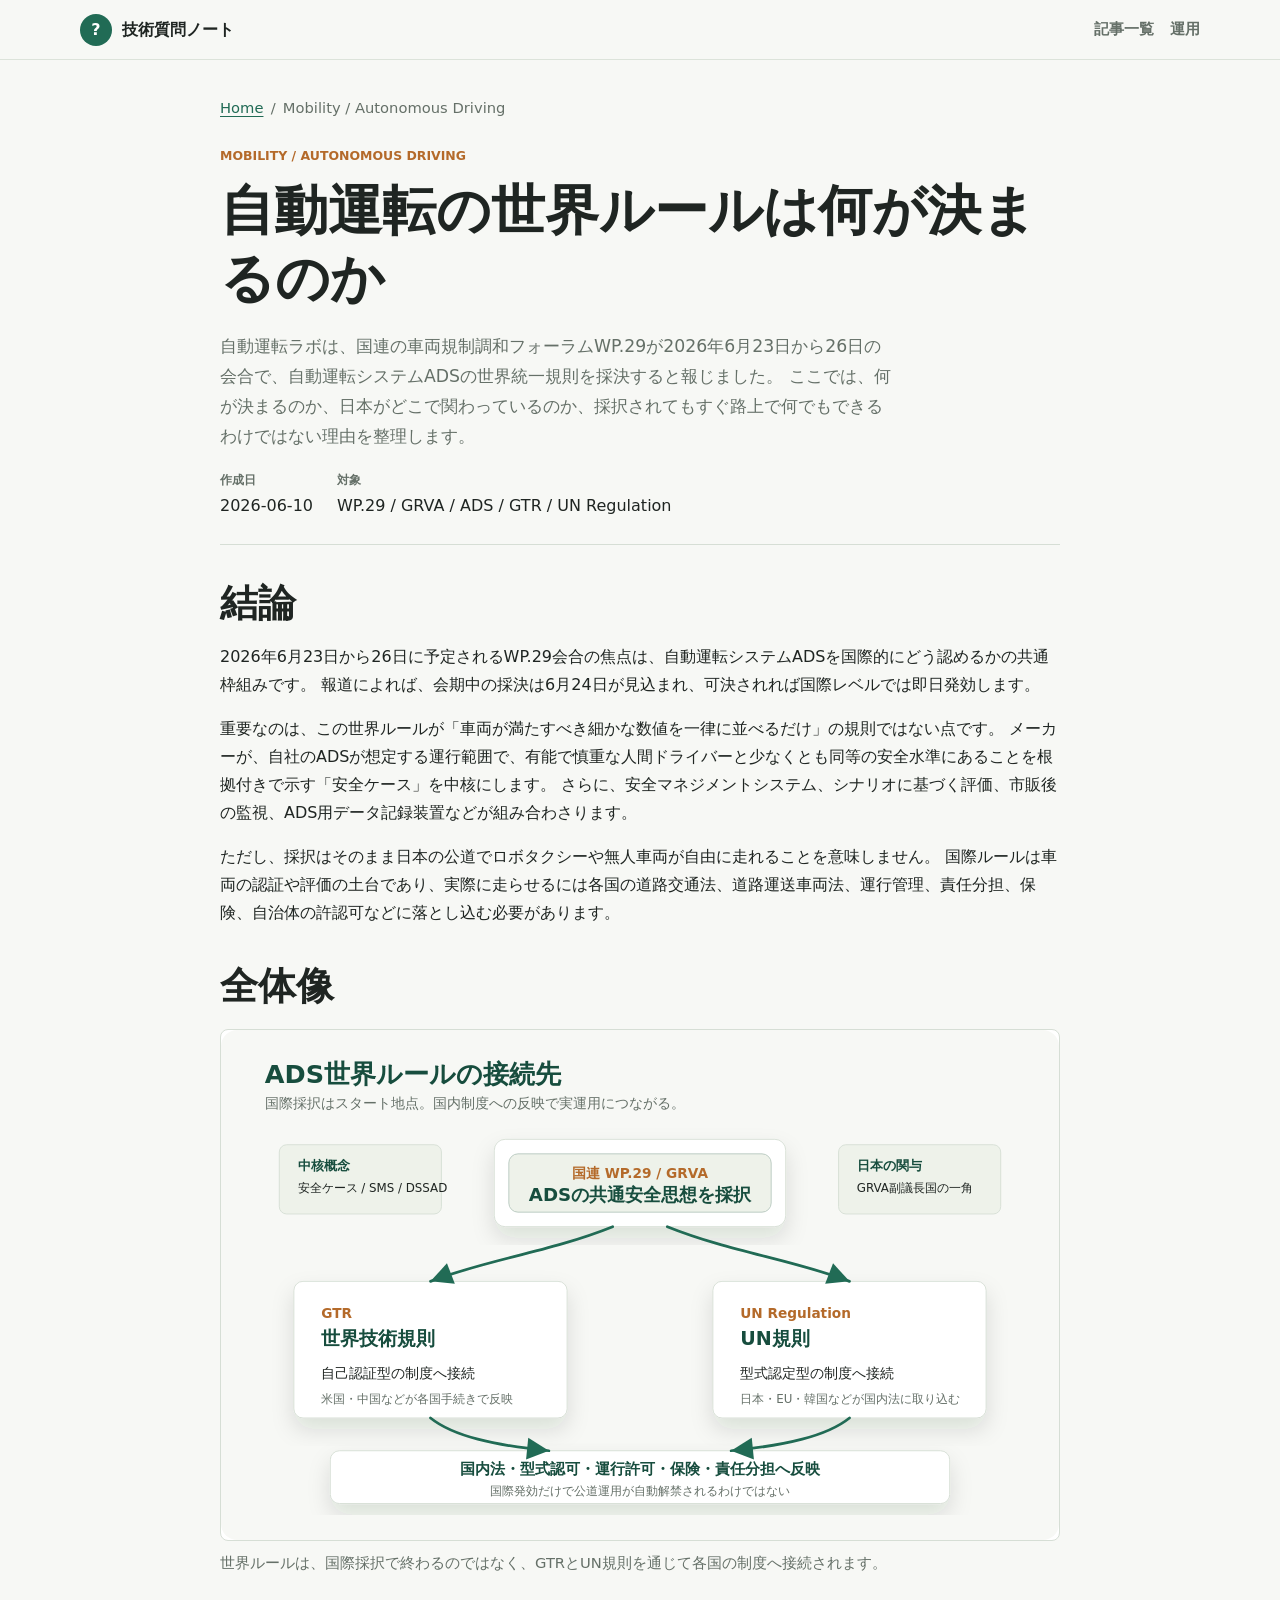
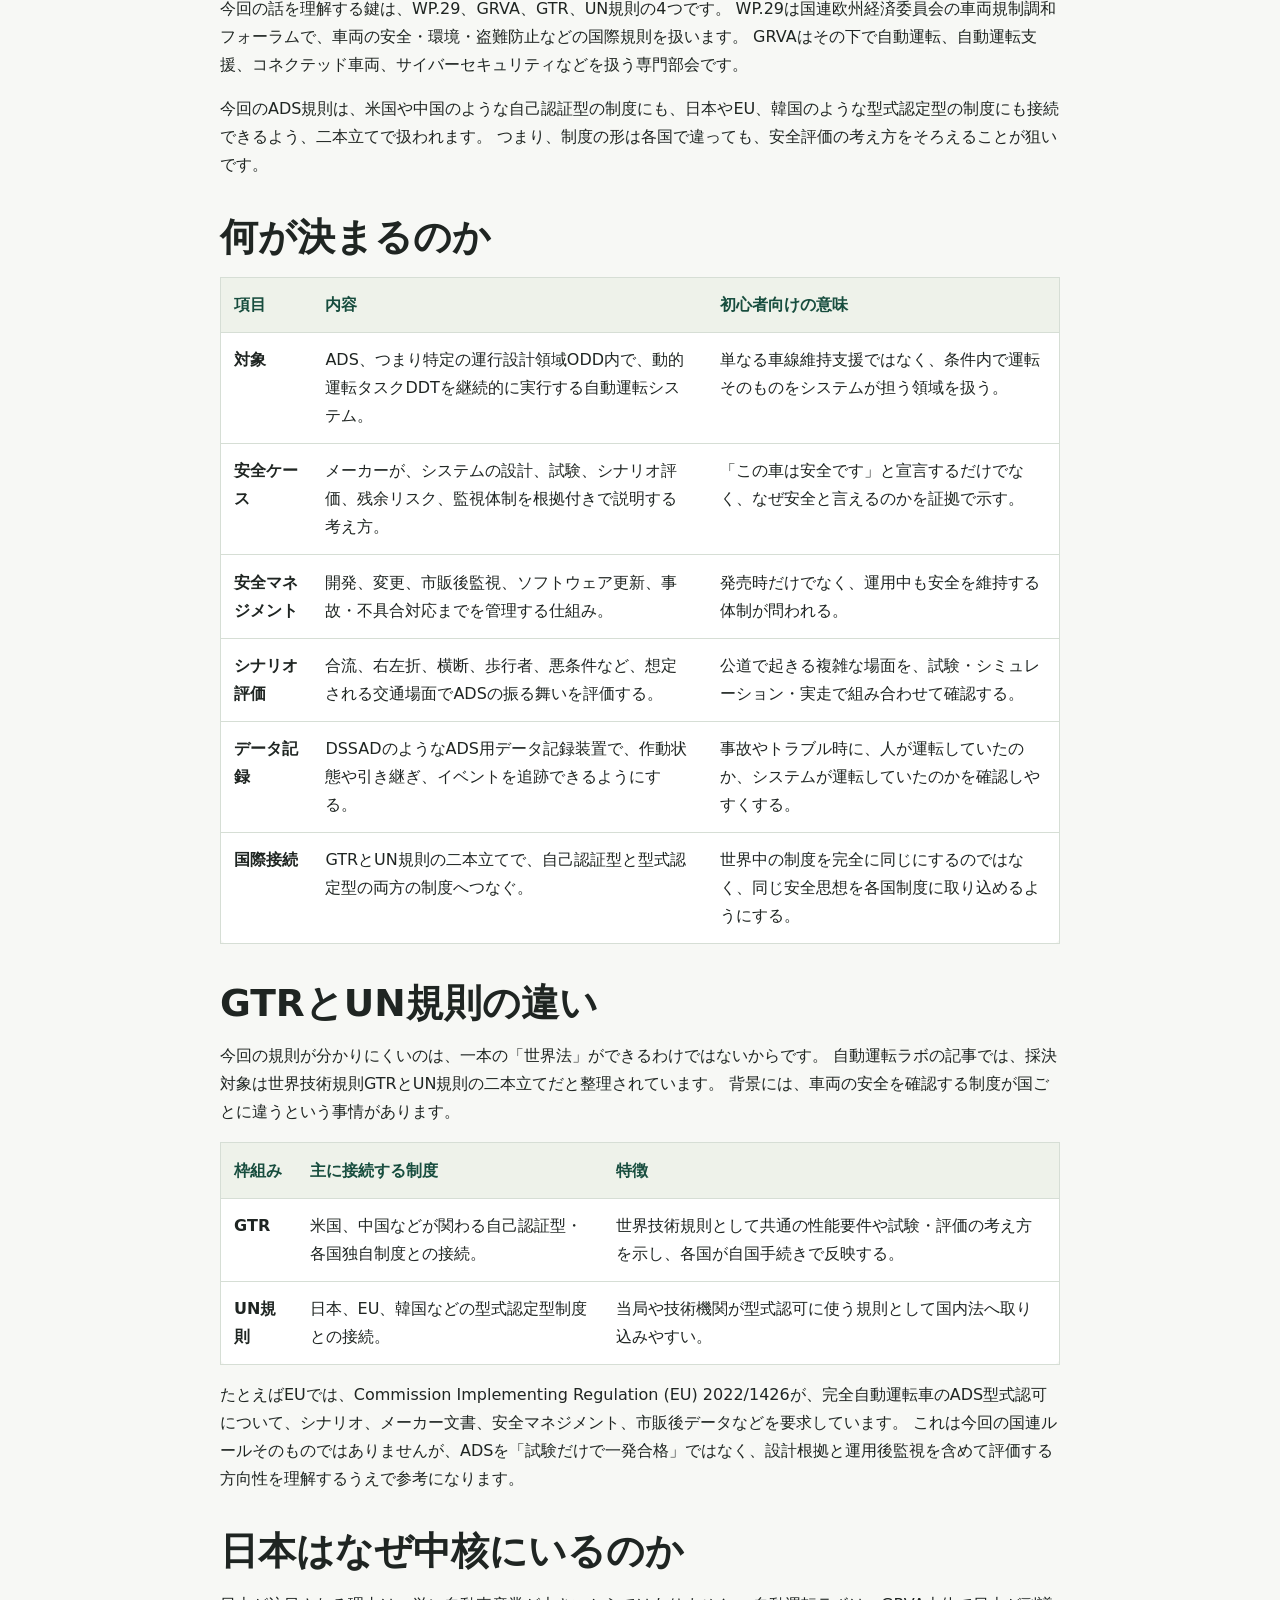
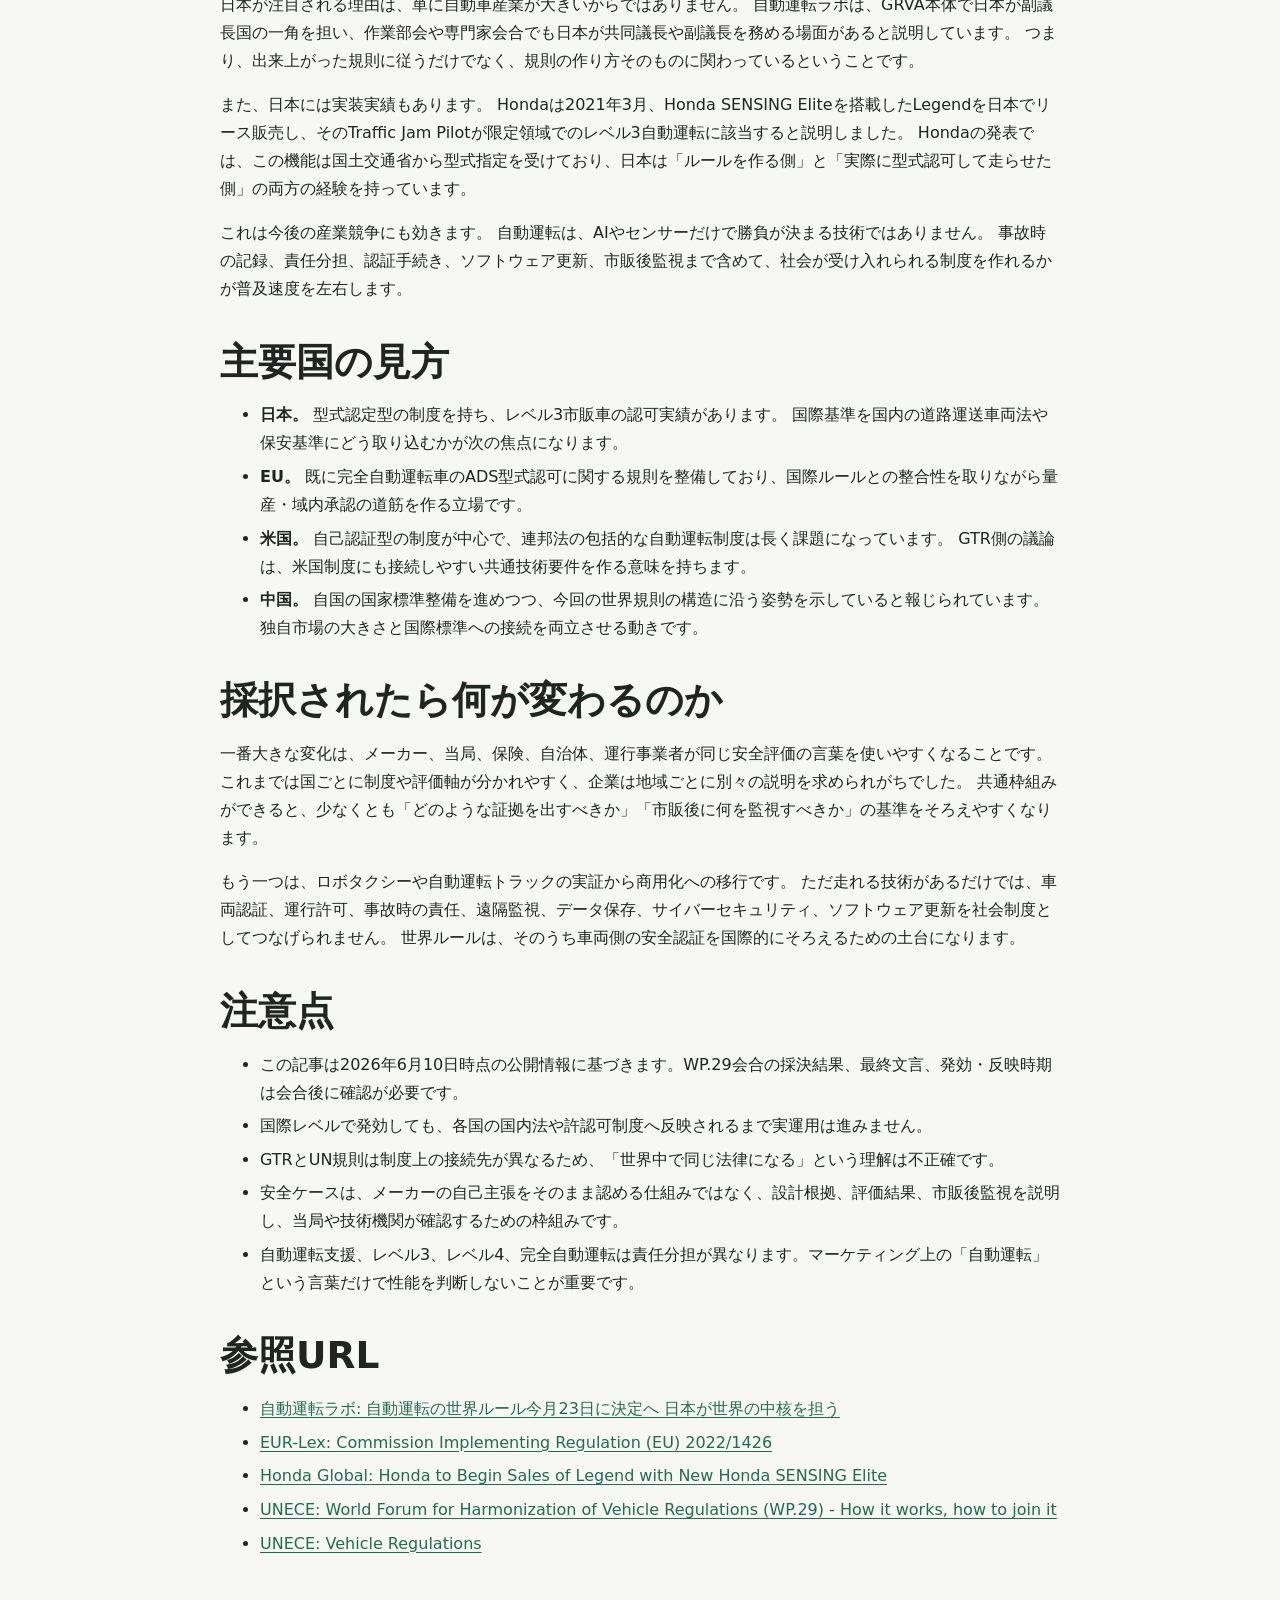
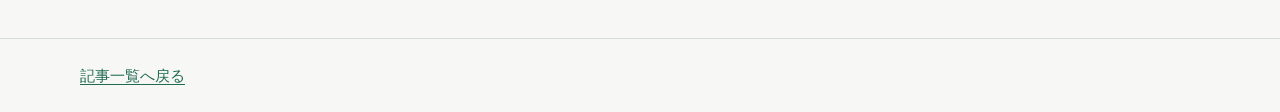
<file: mobility/autonomous-driving-global-rules-2026/index.html>
<!doctype html>
<!-- 2026年6月のWP.29会合で採決予定の自動運転システム世界ルールを整理する技術ノートです。 -->
<html lang="ja">
  <head>
    <meta charset="utf-8">
    <meta name="viewport" content="width=device-width, initial-scale=1">
    <title>自動運転の世界ルールは何が決まるのか | 技術質問ノート</title>
    <meta
      name="description"
      content="2026年6月23日からの国連WP.29会合で採決予定の自動運転システム世界ルールについて、GTRとUN規則、安全ケース、日本の役割、国内実装まで整理します。"
    >
    <link rel="stylesheet" href="../../styles/site.css">
  </head>
  <body>
    <header class="site-header">
      <div class="site-header__inner">
        <a class="site-title" href="../../" aria-label="技術質問ノートのトップへ">
          <span class="site-title__mark">?</span>
          <span>技術質問ノート</span>
        </a>
        <nav class="site-nav" aria-label="主要ナビゲーション">
          <a href="../../#notes">記事一覧</a>
          <a href="../../#workflow">運用</a>
        </nav>
      </div>
    </header>

    <main class="article-layout">
      <article class="article">
        <nav class="breadcrumb" aria-label="パンくずリスト">
          <a href="../../">Home</a>
          <span aria-hidden="true">/</span>
          <span>Mobility / Autonomous Driving</span>
        </nav>

        <header class="article-header">
          <p class="eyebrow">Mobility / Autonomous Driving</p>
          <h1>自動運転の世界ルールは何が決まるのか</h1>
          <p class="article-summary">
            自動運転ラボは、国連の車両規制調和フォーラムWP.29が2026年6月23日から26日の会合で、自動運転システムADSの世界統一規則を採決すると報じました。
            ここでは、何が決まるのか、日本がどこで関わっているのか、採択されてもすぐ路上で何でもできるわけではない理由を整理します。
          </p>
          <dl class="article-meta">
            <div>
              <dt>作成日</dt>
              <dd><time datetime="2026-06-10">2026-06-10</time></dd>
            </div>
            <div>
              <dt>対象</dt>
              <dd>WP.29 / GRVA / ADS / GTR / UN Regulation</dd>
            </div>
          </dl>
        </header>

        <section aria-labelledby="summary-title">
          <h2 id="summary-title">結論</h2>
          <p>
            2026年6月23日から26日に予定されるWP.29会合の焦点は、自動運転システムADSを国際的にどう認めるかの共通枠組みです。
            報道によれば、会期中の採決は6月24日が見込まれ、可決されれば国際レベルでは即日発効します。
          </p>
          <p>
            重要なのは、この世界ルールが「車両が満たすべき細かな数値を一律に並べるだけ」の規則ではない点です。
            メーカーが、自社のADSが想定する運行範囲で、有能で慎重な人間ドライバーと少なくとも同等の安全水準にあることを根拠付きで示す「安全ケース」を中核にします。
            さらに、安全マネジメントシステム、シナリオに基づく評価、市販後の監視、ADS用データ記録装置などが組み合わさります。
          </p>
          <p>
            ただし、採択はそのまま日本の公道でロボタクシーや無人車両が自由に走れることを意味しません。
            国際ルールは車両の認証や評価の土台であり、実際に走らせるには各国の道路交通法、道路運送車両法、運行管理、責任分担、保険、自治体の許認可などに落とし込む必要があります。
          </p>
        </section>

        <section aria-labelledby="map-title">
          <h2 id="map-title">全体像</h2>
          <figure>
            <img
              src="../../images/ads-global-rules-flow.svg"
              alt="WP.29で採択される自動運転システム規則がGTRとUN規則に分かれ、各国の国内法へ反映される流れ"
              width="920"
              height="560"
            >
            <figcaption>世界ルールは、国際採択で終わるのではなく、GTRとUN規則を通じて各国の制度へ接続されます。</figcaption>
          </figure>
          <p>
            今回の話を理解する鍵は、WP.29、GRVA、GTR、UN規則の4つです。
            WP.29は国連欧州経済委員会の車両規制調和フォーラムで、車両の安全・環境・盗難防止などの国際規則を扱います。
            GRVAはその下で自動運転、自動運転支援、コネクテッド車両、サイバーセキュリティなどを扱う専門部会です。
          </p>
          <p>
            今回のADS規則は、米国や中国のような自己認証型の制度にも、日本やEU、韓国のような型式認定型の制度にも接続できるよう、二本立てで扱われます。
            つまり、制度の形は各国で違っても、安全評価の考え方をそろえることが狙いです。
          </p>
        </section>

        <section aria-labelledby="what-title">
          <h2 id="what-title">何が決まるのか</h2>
          <div class="table-scroll" role="region" aria-label="自動運転世界ルールで決まる主な項目">
            <table>
              <thead>
                <tr>
                  <th scope="col">項目</th>
                  <th scope="col">内容</th>
                  <th scope="col">初心者向けの意味</th>
                </tr>
              </thead>
              <tbody>
                <tr>
                  <th scope="row">対象</th>
                  <td>ADS、つまり特定の運行設計領域ODD内で、動的運転タスクDDTを継続的に実行する自動運転システム。</td>
                  <td>単なる車線維持支援ではなく、条件内で運転そのものをシステムが担う領域を扱う。</td>
                </tr>
                <tr>
                  <th scope="row">安全ケース</th>
                  <td>メーカーが、システムの設計、試験、シナリオ評価、残余リスク、監視体制を根拠付きで説明する考え方。</td>
                  <td>「この車は安全です」と宣言するだけでなく、なぜ安全と言えるのかを証拠で示す。</td>
                </tr>
                <tr>
                  <th scope="row">安全マネジメント</th>
                  <td>開発、変更、市販後監視、ソフトウェア更新、事故・不具合対応までを管理する仕組み。</td>
                  <td>発売時だけでなく、運用中も安全を維持する体制が問われる。</td>
                </tr>
                <tr>
                  <th scope="row">シナリオ評価</th>
                  <td>合流、右左折、横断、歩行者、悪条件など、想定される交通場面でADSの振る舞いを評価する。</td>
                  <td>公道で起きる複雑な場面を、試験・シミュレーション・実走で組み合わせて確認する。</td>
                </tr>
                <tr>
                  <th scope="row">データ記録</th>
                  <td>DSSADのようなADS用データ記録装置で、作動状態や引き継ぎ、イベントを追跡できるようにする。</td>
                  <td>事故やトラブル時に、人が運転していたのか、システムが運転していたのかを確認しやすくする。</td>
                </tr>
                <tr>
                  <th scope="row">国際接続</th>
                  <td>GTRとUN規則の二本立てで、自己認証型と型式認定型の両方の制度へつなぐ。</td>
                  <td>世界中の制度を完全に同じにするのではなく、同じ安全思想を各国制度に取り込めるようにする。</td>
                </tr>
              </tbody>
            </table>
          </div>
        </section>

        <section aria-labelledby="two-track-title">
          <h2 id="two-track-title">GTRとUN規則の違い</h2>
          <p>
            今回の規則が分かりにくいのは、一本の「世界法」ができるわけではないからです。
            自動運転ラボの記事では、採決対象は世界技術規則GTRとUN規則の二本立てだと整理されています。
            背景には、車両の安全を確認する制度が国ごとに違うという事情があります。
          </p>
          <div class="table-scroll" role="region" aria-label="GTRとUN規則の違い">
            <table>
              <thead>
                <tr>
                  <th scope="col">枠組み</th>
                  <th scope="col">主に接続する制度</th>
                  <th scope="col">特徴</th>
                </tr>
              </thead>
              <tbody>
                <tr>
                  <th scope="row">GTR</th>
                  <td>米国、中国などが関わる自己認証型・各国独自制度との接続。</td>
                  <td>世界技術規則として共通の性能要件や試験・評価の考え方を示し、各国が自国手続きで反映する。</td>
                </tr>
                <tr>
                  <th scope="row">UN規則</th>
                  <td>日本、EU、韓国などの型式認定型制度との接続。</td>
                  <td>当局や技術機関が型式認可に使う規則として国内法へ取り込みやすい。</td>
                </tr>
              </tbody>
            </table>
          </div>
          <p>
            たとえばEUでは、Commission Implementing Regulation (EU) 2022/1426が、完全自動運転車のADS型式認可について、シナリオ、メーカー文書、安全マネジメント、市販後データなどを要求しています。
            これは今回の国連ルールそのものではありませんが、ADSを「試験だけで一発合格」ではなく、設計根拠と運用後監視を含めて評価する方向性を理解するうえで参考になります。
          </p>
        </section>

        <section aria-labelledby="japan-title">
          <h2 id="japan-title">日本はなぜ中核にいるのか</h2>
          <p>
            日本が注目される理由は、単に自動車産業が大きいからではありません。
            自動運転ラボは、GRVA本体で日本が副議長国の一角を担い、作業部会や専門家会合でも日本が共同議長や副議長を務める場面があると説明しています。
            つまり、出来上がった規則に従うだけでなく、規則の作り方そのものに関わっているということです。
          </p>
          <p>
            また、日本には実装実績もあります。
            Hondaは2021年3月、Honda SENSING Eliteを搭載したLegendを日本でリース販売し、そのTraffic Jam Pilotが限定領域でのレベル3自動運転に該当すると説明しました。
            Hondaの発表では、この機能は国土交通省から型式指定を受けており、日本は「ルールを作る側」と「実際に型式認可して走らせた側」の両方の経験を持っています。
          </p>
          <p>
            これは今後の産業競争にも効きます。
            自動運転は、AIやセンサーだけで勝負が決まる技術ではありません。
            事故時の記録、責任分担、認証手続き、ソフトウェア更新、市販後監視まで含めて、社会が受け入れられる制度を作れるかが普及速度を左右します。
          </p>
        </section>

        <section aria-labelledby="country-title">
          <h2 id="country-title">主要国の見方</h2>
          <ul>
            <li>
              <strong>日本。</strong>
              型式認定型の制度を持ち、レベル3市販車の認可実績があります。
              国際基準を国内の道路運送車両法や保安基準にどう取り込むかが次の焦点になります。
            </li>
            <li>
              <strong>EU。</strong>
              既に完全自動運転車のADS型式認可に関する規則を整備しており、国際ルールとの整合性を取りながら量産・域内承認の道筋を作る立場です。
            </li>
            <li>
              <strong>米国。</strong>
              自己認証型の制度が中心で、連邦法の包括的な自動運転制度は長く課題になっています。
              GTR側の議論は、米国制度にも接続しやすい共通技術要件を作る意味を持ちます。
            </li>
            <li>
              <strong>中国。</strong>
              自国の国家標準整備を進めつつ、今回の世界規則の構造に沿う姿勢を示していると報じられています。
              独自市場の大きさと国際標準への接続を両立させる動きです。
            </li>
          </ul>
        </section>

        <section aria-labelledby="impact-title">
          <h2 id="impact-title">採択されたら何が変わるのか</h2>
          <p>
            一番大きな変化は、メーカー、当局、保険、自治体、運行事業者が同じ安全評価の言葉を使いやすくなることです。
            これまでは国ごとに制度や評価軸が分かれやすく、企業は地域ごとに別々の説明を求められがちでした。
            共通枠組みができると、少なくとも「どのような証拠を出すべきか」「市販後に何を監視すべきか」の基準をそろえやすくなります。
          </p>
          <p>
            もう一つは、ロボタクシーや自動運転トラックの実証から商用化への移行です。
            ただ走れる技術があるだけでは、車両認証、運行許可、事故時の責任、遠隔監視、データ保存、サイバーセキュリティ、ソフトウェア更新を社会制度としてつなげられません。
            世界ルールは、そのうち車両側の安全認証を国際的にそろえるための土台になります。
          </p>
        </section>

        <section aria-labelledby="cautions-title">
          <h2 id="cautions-title">注意点</h2>
          <ul>
            <li>この記事は2026年6月10日時点の公開情報に基づきます。WP.29会合の採決結果、最終文言、発効・反映時期は会合後に確認が必要です。</li>
            <li>国際レベルで発効しても、各国の国内法や許認可制度へ反映されるまで実運用は進みません。</li>
            <li>GTRとUN規則は制度上の接続先が異なるため、「世界中で同じ法律になる」という理解は不正確です。</li>
            <li>安全ケースは、メーカーの自己主張をそのまま認める仕組みではなく、設計根拠、評価結果、市販後監視を説明し、当局や技術機関が確認するための枠組みです。</li>
            <li>自動運転支援、レベル3、レベル4、完全自動運転は責任分担が異なります。マーケティング上の「自動運転」という言葉だけで性能を判断しないことが重要です。</li>
          </ul>
        </section>

        <section aria-labelledby="references-title">
          <h2 id="references-title">参照URL</h2>
          <ul>
            <li>
              <a href="https://jidounten-lab.com/u_63324">
                自動運転ラボ: 自動運転の世界ルール今月23日に決定へ 日本が世界の中核を担う
              </a>
            </li>
            <li>
              <a href="https://eur-lex.europa.eu/legal-content/EN/TXT/?uri=CELEX%3A32022R1426">
                EUR-Lex: Commission Implementing Regulation (EU) 2022/1426
              </a>
            </li>
            <li>
              <a href="https://global.honda/en/newsroom/news/2021/4210304eng-legend.html">
                Honda Global: Honda to Begin Sales of Legend with New Honda SENSING Elite
              </a>
            </li>
            <li>
              <a href="https://unece.org/wp29-how-it-works-how-join-it">
                UNECE: World Forum for Harmonization of Vehicle Regulations (WP.29) - How it works, how to join it
              </a>
            </li>
            <li>
              <a href="https://unece.org/transport/vehicle-regulations">
                UNECE: Vehicle Regulations
              </a>
            </li>
          </ul>
        </section>
      </article>
    </main>

    <footer class="site-footer">
      <div class="content-wrap">
        <p><a href="../../">記事一覧へ戻る</a></p>
      </div>
    </footer>
  </body>
</html>
</file>
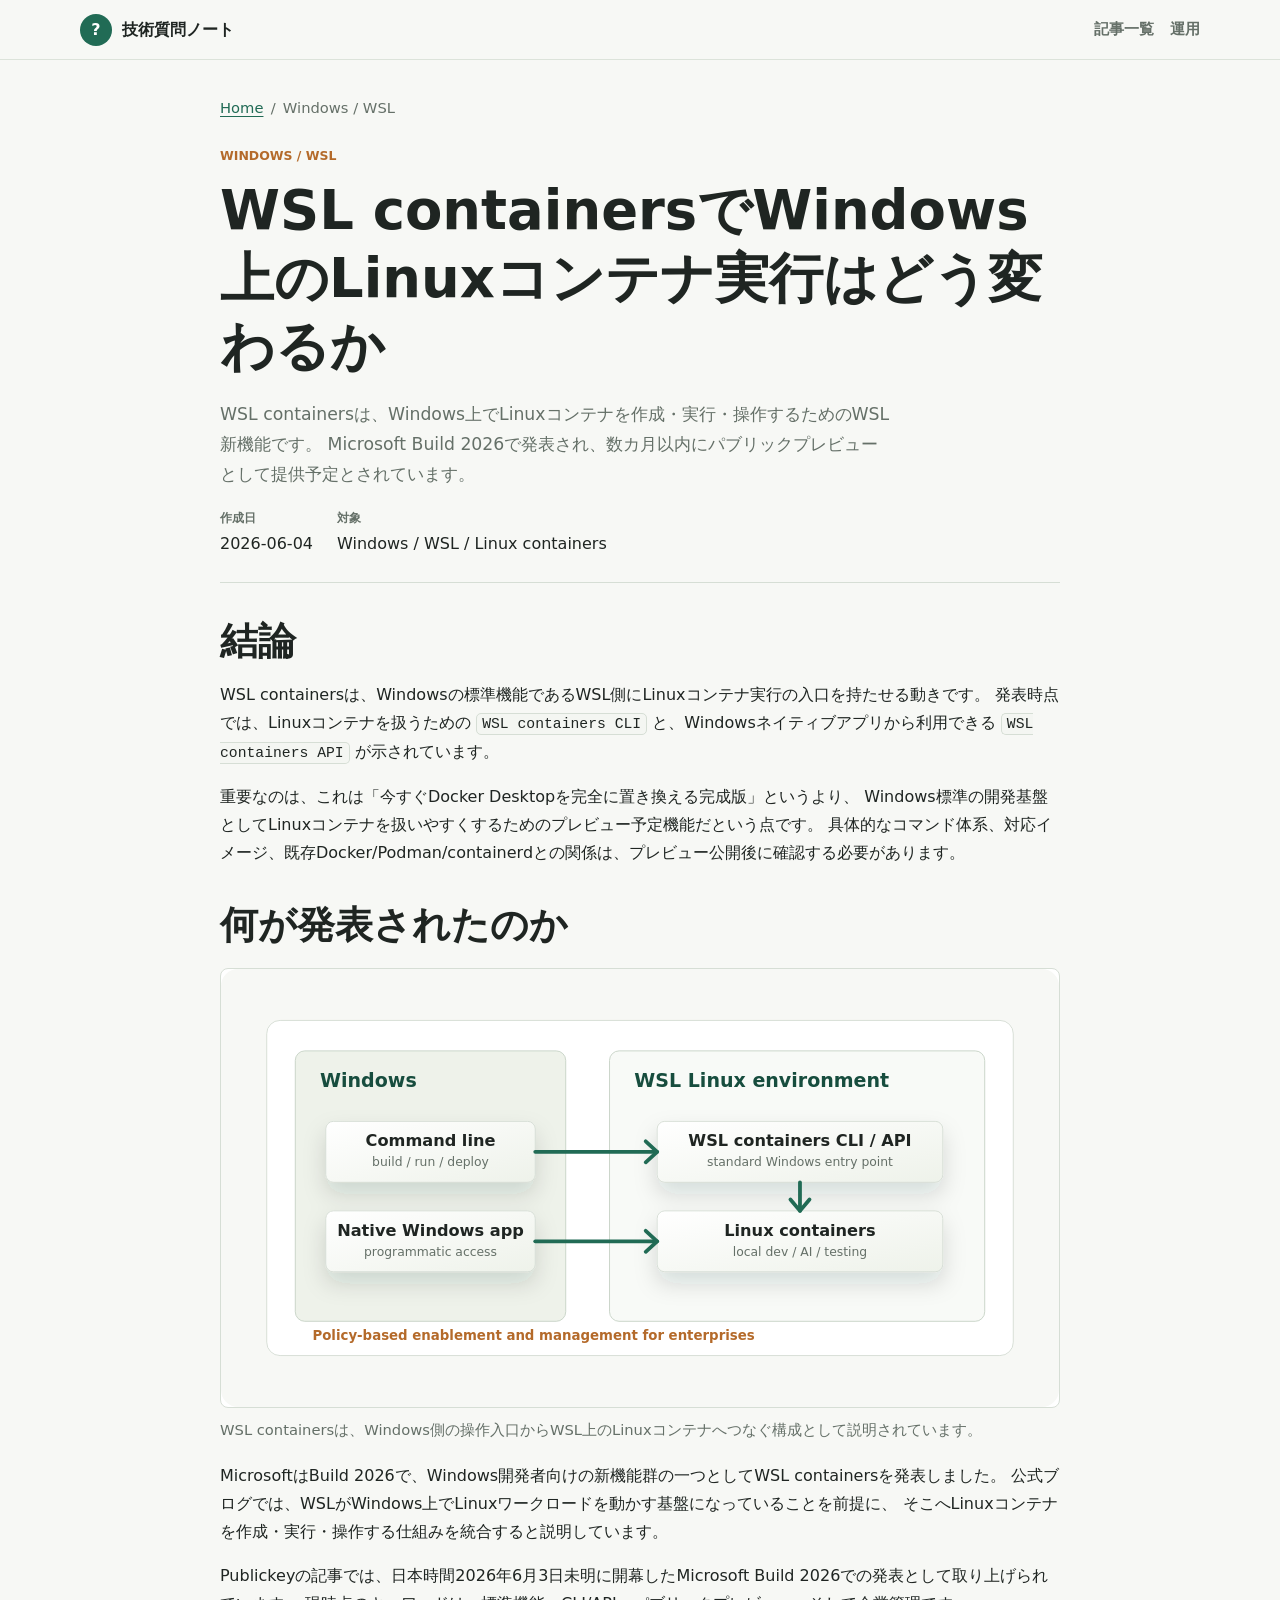
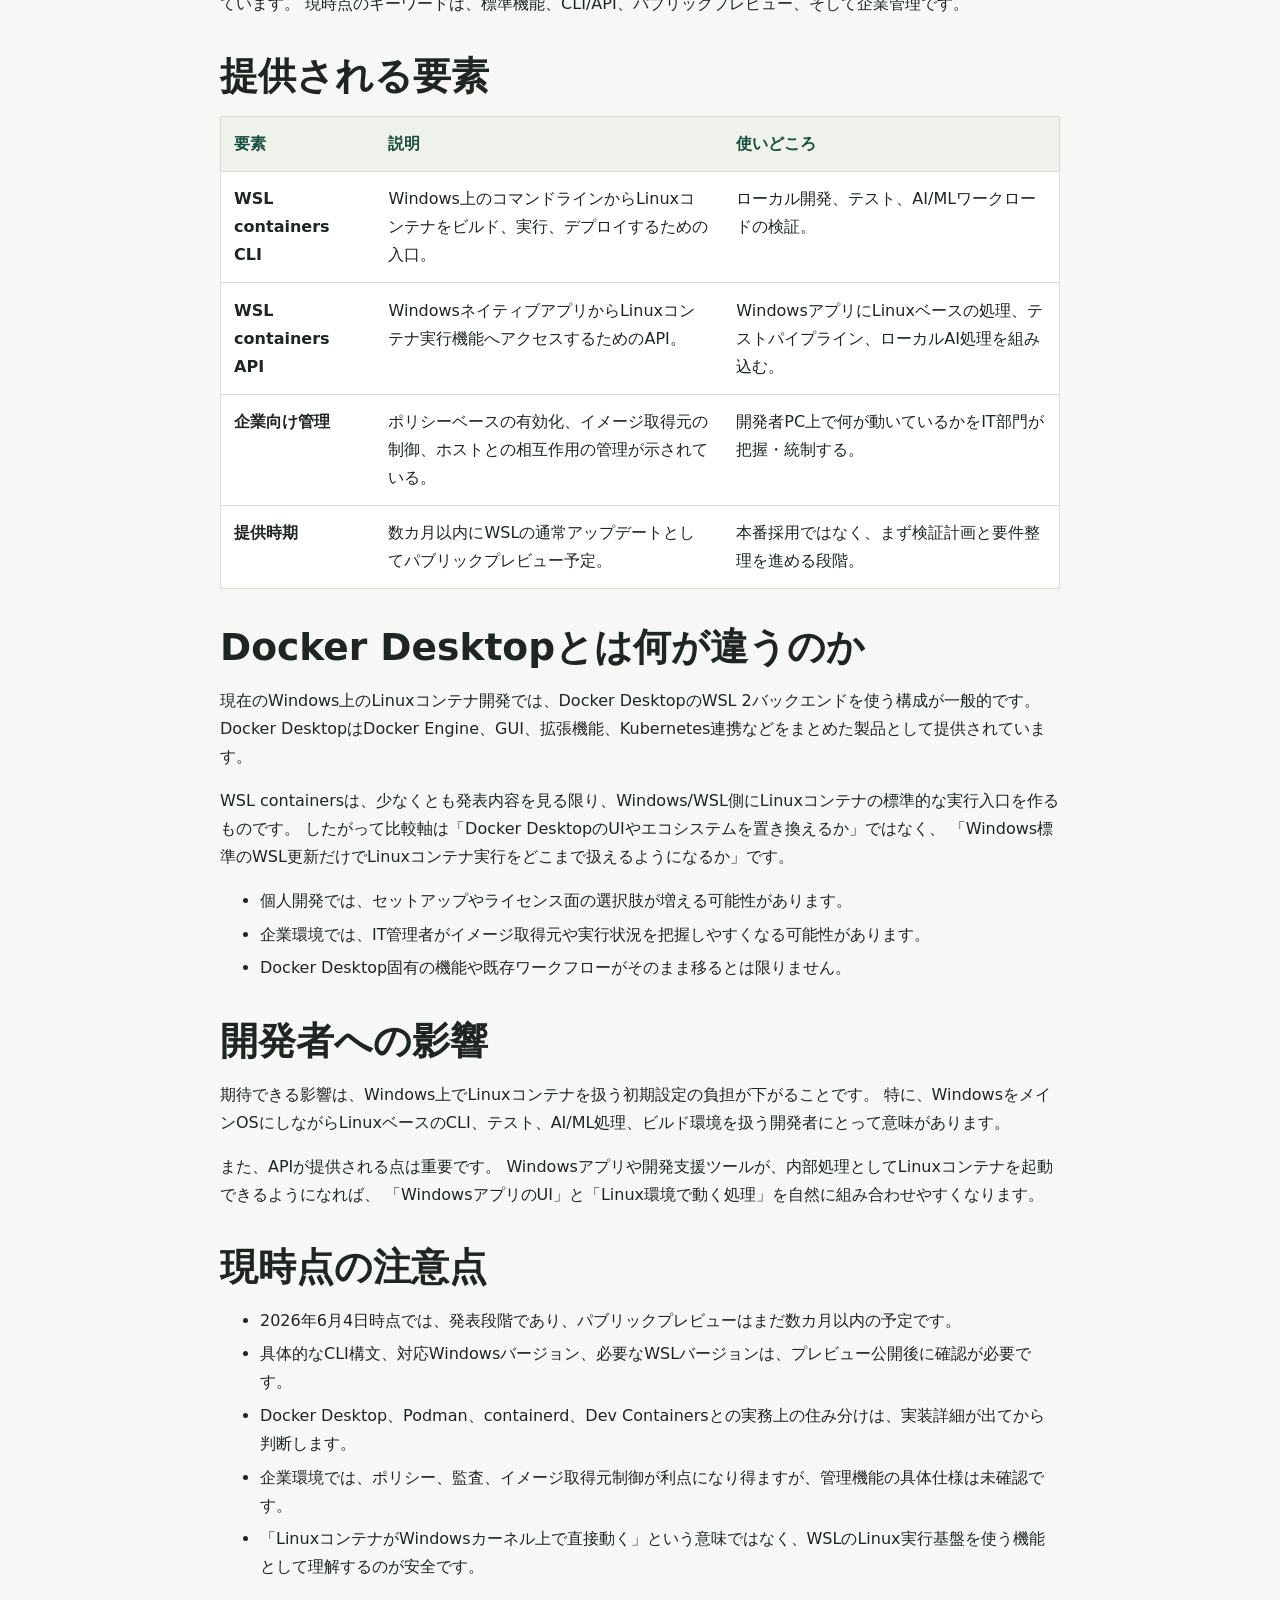
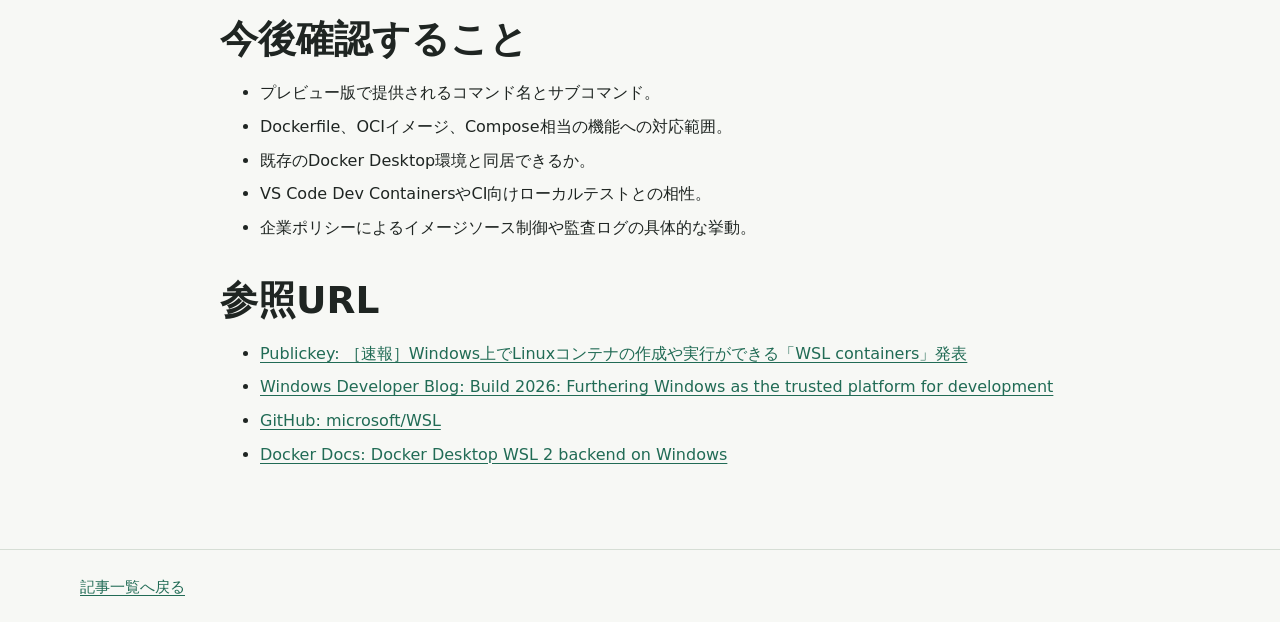
<file: windows/wsl-containers-build-2026/index.html>
<!doctype html>
<!-- WSL containersの発表内容、想定用途、既存のWindowsコンテナ環境との違いを整理する技術ノートです。 -->
<html lang="ja">
  <head>
    <meta charset="utf-8">
    <meta name="viewport" content="width=device-width, initial-scale=1">
    <title>WSL containersでWindows上のLinuxコンテナ実行はどう変わるか | 技術質問ノート</title>
    <meta
      name="description"
      content="Microsoft Build 2026で発表されたWSL containersの概要、WSL containers CLI/API、Docker Desktopとの違い、現時点の注意点を整理します。"
    >
    <link rel="stylesheet" href="../../styles/site.css">
  </head>
  <body>
    <header class="site-header">
      <div class="site-header__inner">
        <a class="site-title" href="../../" aria-label="技術質問ノートのトップへ">
          <span class="site-title__mark">?</span>
          <span>技術質問ノート</span>
        </a>
        <nav class="site-nav" aria-label="主要ナビゲーション">
          <a href="../../#notes">記事一覧</a>
          <a href="../../#workflow">運用</a>
        </nav>
      </div>
    </header>

    <main class="article-layout">
      <article class="article">
        <nav class="breadcrumb" aria-label="パンくずリスト">
          <a href="../../">Home</a>
          <span aria-hidden="true">/</span>
          <span>Windows / WSL</span>
        </nav>

        <header class="article-header">
          <p class="eyebrow">Windows / WSL</p>
          <h1>WSL containersでWindows上のLinuxコンテナ実行はどう変わるか</h1>
          <p class="article-summary">
            WSL containersは、Windows上でLinuxコンテナを作成・実行・操作するためのWSL新機能です。
            Microsoft Build 2026で発表され、数カ月以内にパブリックプレビューとして提供予定とされています。
          </p>
          <dl class="article-meta">
            <div>
              <dt>作成日</dt>
              <dd><time datetime="2026-06-04">2026-06-04</time></dd>
            </div>
            <div>
              <dt>対象</dt>
              <dd>Windows / WSL / Linux containers</dd>
            </div>
          </dl>
        </header>

        <section aria-labelledby="summary-title">
          <h2 id="summary-title">結論</h2>
          <p>
            WSL containersは、Windowsの標準機能であるWSL側にLinuxコンテナ実行の入口を持たせる動きです。
            発表時点では、Linuxコンテナを扱うための <code>WSL containers CLI</code> と、Windowsネイティブアプリから利用できる
            <code>WSL containers API</code> が示されています。
          </p>
          <p>
            重要なのは、これは「今すぐDocker Desktopを完全に置き換える完成版」というより、
            Windows標準の開発基盤としてLinuxコンテナを扱いやすくするためのプレビュー予定機能だという点です。
            具体的なコマンド体系、対応イメージ、既存Docker/Podman/containerdとの関係は、プレビュー公開後に確認する必要があります。
          </p>
        </section>

        <section aria-labelledby="overview-title">
          <h2 id="overview-title">何が発表されたのか</h2>
          <figure>
            <img
              src="../../images/wsl-containers-flow.svg"
              alt="WindowsアプリやコマンドラインからWSL containers CLI/APIを通じてLinuxコンテナを操作する構成"
              width="880"
              height="460"
            >
            <figcaption>WSL containersは、Windows側の操作入口からWSL上のLinuxコンテナへつなぐ構成として説明されています。</figcaption>
          </figure>
          <p>
            MicrosoftはBuild 2026で、Windows開発者向けの新機能群の一つとしてWSL containersを発表しました。
            公式ブログでは、WSLがWindows上でLinuxワークロードを動かす基盤になっていることを前提に、
            そこへLinuxコンテナを作成・実行・操作する仕組みを統合すると説明しています。
          </p>
          <p>
            Publickeyの記事では、日本時間2026年6月3日未明に開幕したMicrosoft Build 2026での発表として取り上げられています。
            現時点のキーワードは、標準機能、CLI/API、パブリックプレビュー、そして企業管理です。
          </p>
        </section>

        <section aria-labelledby="components-title">
          <h2 id="components-title">提供される要素</h2>
          <div class="table-scroll" role="region" aria-label="WSL containersの主要要素">
            <table>
              <thead>
                <tr>
                  <th scope="col">要素</th>
                  <th scope="col">説明</th>
                  <th scope="col">使いどころ</th>
                </tr>
              </thead>
              <tbody>
                <tr>
                  <th scope="row">WSL containers CLI</th>
                  <td>Windows上のコマンドラインからLinuxコンテナをビルド、実行、デプロイするための入口。</td>
                  <td>ローカル開発、テスト、AI/MLワークロードの検証。</td>
                </tr>
                <tr>
                  <th scope="row">WSL containers API</th>
                  <td>WindowsネイティブアプリからLinuxコンテナ実行機能へアクセスするためのAPI。</td>
                  <td>WindowsアプリにLinuxベースの処理、テストパイプライン、ローカルAI処理を組み込む。</td>
                </tr>
                <tr>
                  <th scope="row">企業向け管理</th>
                  <td>ポリシーベースの有効化、イメージ取得元の制御、ホストとの相互作用の管理が示されている。</td>
                  <td>開発者PC上で何が動いているかをIT部門が把握・統制する。</td>
                </tr>
                <tr>
                  <th scope="row">提供時期</th>
                  <td>数カ月以内にWSLの通常アップデートとしてパブリックプレビュー予定。</td>
                  <td>本番採用ではなく、まず検証計画と要件整理を進める段階。</td>
                </tr>
              </tbody>
            </table>
          </div>
        </section>

        <section aria-labelledby="difference-title">
          <h2 id="difference-title">Docker Desktopとは何が違うのか</h2>
          <p>
            現在のWindows上のLinuxコンテナ開発では、Docker DesktopのWSL 2バックエンドを使う構成が一般的です。
            Docker DesktopはDocker Engine、GUI、拡張機能、Kubernetes連携などをまとめた製品として提供されています。
          </p>
          <p>
            WSL containersは、少なくとも発表内容を見る限り、Windows/WSL側にLinuxコンテナの標準的な実行入口を作るものです。
            したがって比較軸は「Docker DesktopのUIやエコシステムを置き換えるか」ではなく、
            「Windows標準のWSL更新だけでLinuxコンテナ実行をどこまで扱えるようになるか」です。
          </p>
          <ul>
            <li>個人開発では、セットアップやライセンス面の選択肢が増える可能性があります。</li>
            <li>企業環境では、IT管理者がイメージ取得元や実行状況を把握しやすくなる可能性があります。</li>
            <li>Docker Desktop固有の機能や既存ワークフローがそのまま移るとは限りません。</li>
          </ul>
        </section>

        <section aria-labelledby="impact-title">
          <h2 id="impact-title">開発者への影響</h2>
          <p>
            期待できる影響は、Windows上でLinuxコンテナを扱う初期設定の負担が下がることです。
            特に、WindowsをメインOSにしながらLinuxベースのCLI、テスト、AI/ML処理、ビルド環境を扱う開発者にとって意味があります。
          </p>
          <p>
            また、APIが提供される点は重要です。
            Windowsアプリや開発支援ツールが、内部処理としてLinuxコンテナを起動できるようになれば、
            「WindowsアプリのUI」と「Linux環境で動く処理」を自然に組み合わせやすくなります。
          </p>
        </section>

        <section aria-labelledby="cautions-title">
          <h2 id="cautions-title">現時点の注意点</h2>
          <ul>
            <li>2026年6月4日時点では、発表段階であり、パブリックプレビューはまだ数カ月以内の予定です。</li>
            <li>具体的なCLI構文、対応Windowsバージョン、必要なWSLバージョンは、プレビュー公開後に確認が必要です。</li>
            <li>Docker Desktop、Podman、containerd、Dev Containersとの実務上の住み分けは、実装詳細が出てから判断します。</li>
            <li>企業環境では、ポリシー、監査、イメージ取得元制御が利点になり得ますが、管理機能の具体仕様は未確認です。</li>
            <li>「LinuxコンテナがWindowsカーネル上で直接動く」という意味ではなく、WSLのLinux実行基盤を使う機能として理解するのが安全です。</li>
          </ul>
        </section>

        <section aria-labelledby="next-title">
          <h2 id="next-title">今後確認すること</h2>
          <ul>
            <li>プレビュー版で提供されるコマンド名とサブコマンド。</li>
            <li>Dockerfile、OCIイメージ、Compose相当の機能への対応範囲。</li>
            <li>既存のDocker Desktop環境と同居できるか。</li>
            <li>VS Code Dev ContainersやCI向けローカルテストとの相性。</li>
            <li>企業ポリシーによるイメージソース制御や監査ログの具体的な挙動。</li>
          </ul>
        </section>

        <section aria-labelledby="references-title">
          <h2 id="references-title">参照URL</h2>
          <ul>
            <li>
              <a href="https://www.publickey1.jp/blog/26/windowslinuxwsl_containers.html">
                Publickey: ［速報］Windows上でLinuxコンテナの作成や実行ができる「WSL containers」発表
              </a>
            </li>
            <li>
              <a href="https://blogs.windows.com/windowsdeveloper/2026/06/02/build-2026-furthering-windows-as-the-trusted-platform-for-development/">
                Windows Developer Blog: Build 2026: Furthering Windows as the trusted platform for development
              </a>
            </li>
            <li>
              <a href="https://github.com/microsoft/WSL">
                GitHub: microsoft/WSL
              </a>
            </li>
            <li>
              <a href="https://docs.docker.com/desktop/features/wsl/">
                Docker Docs: Docker Desktop WSL 2 backend on Windows
              </a>
            </li>
          </ul>
        </section>
      </article>
    </main>

    <footer class="site-footer">
      <div class="content-wrap">
        <p><a href="../../">記事一覧へ戻る</a></p>
      </div>
    </footer>
  </body>
</html>
</file>
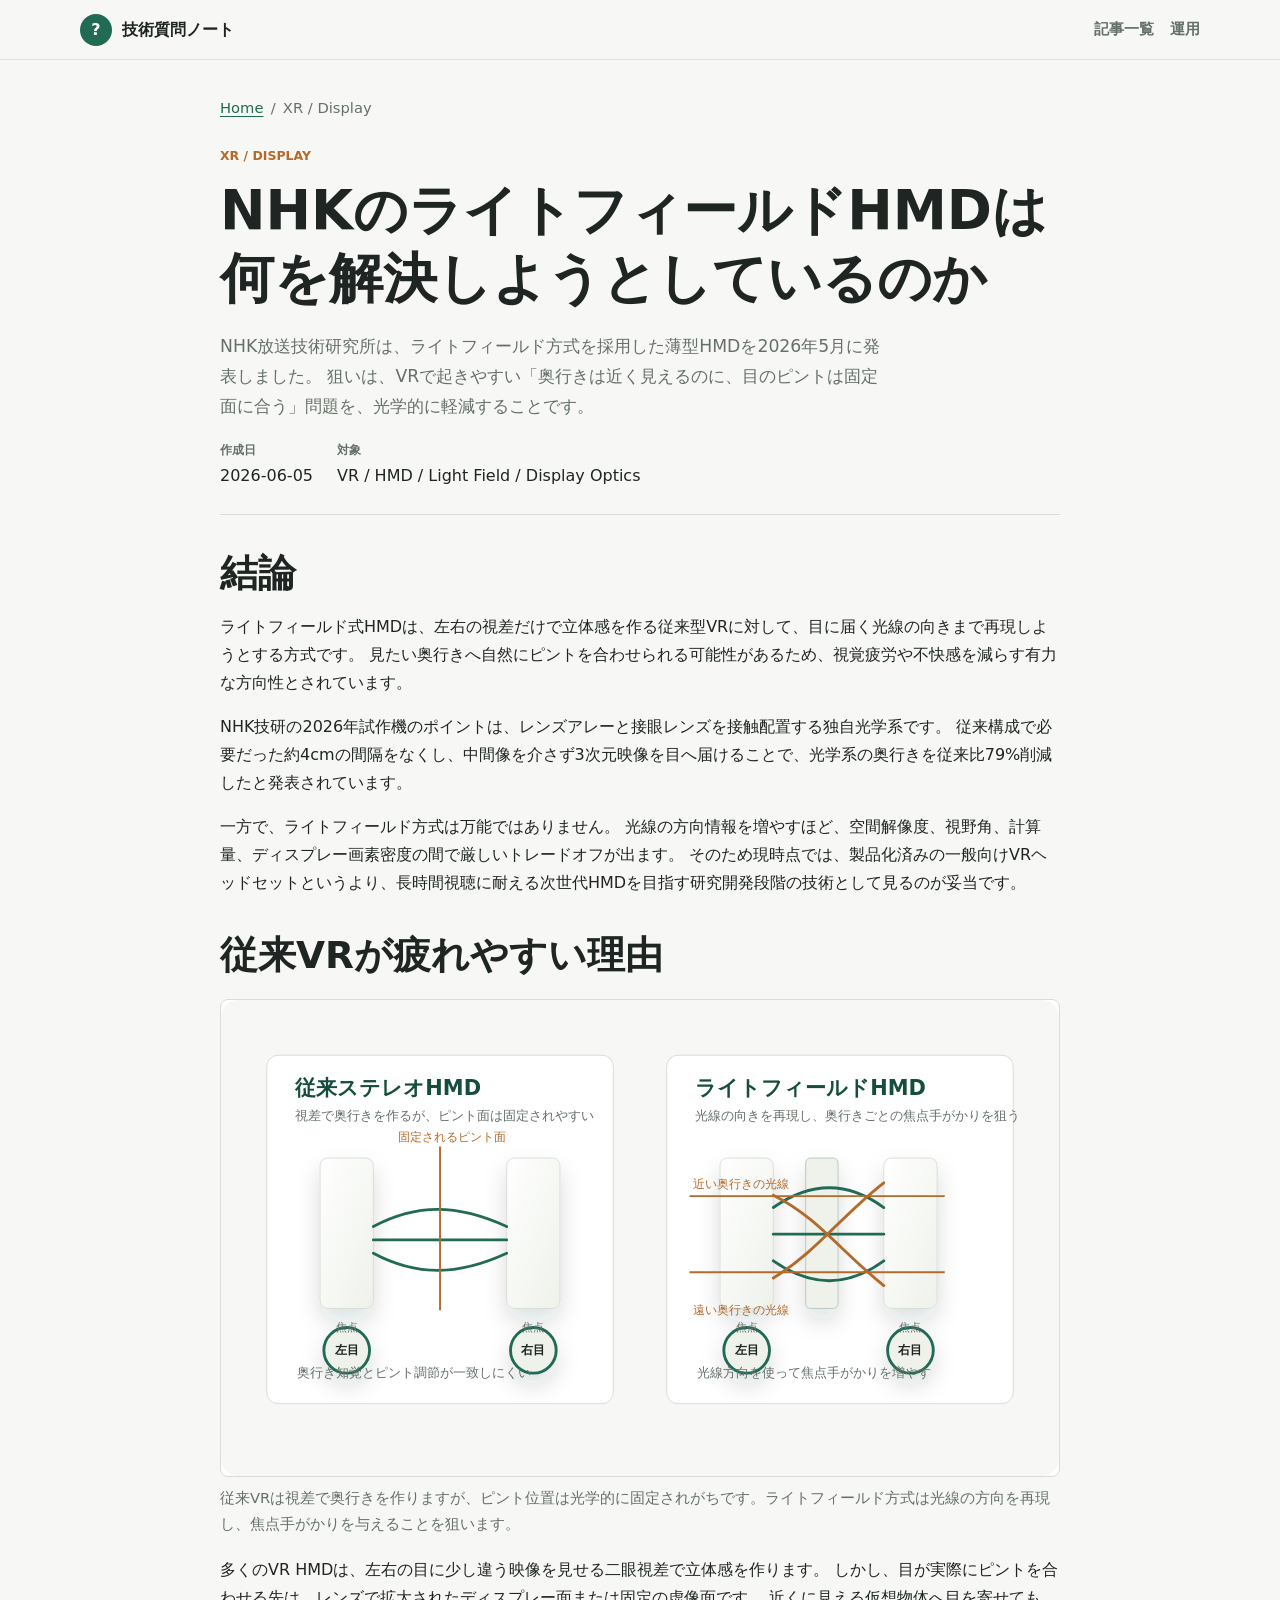
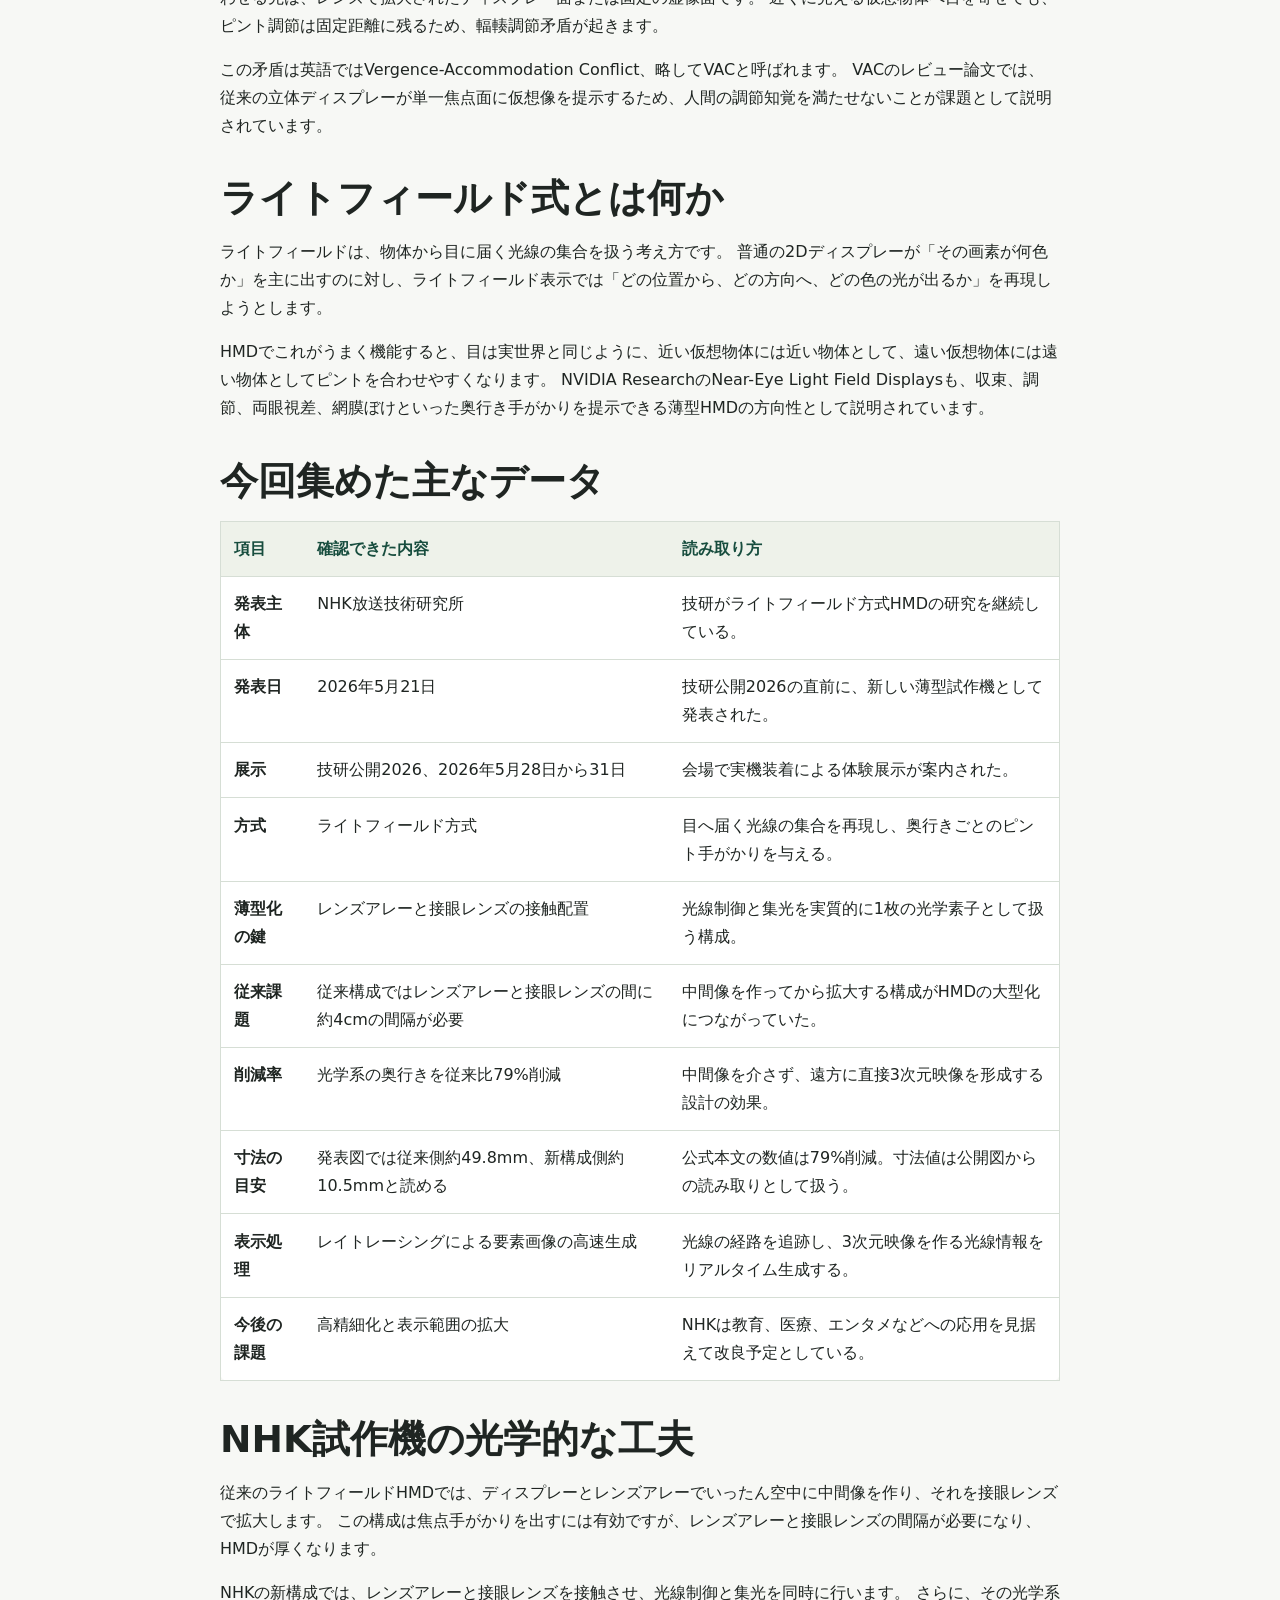
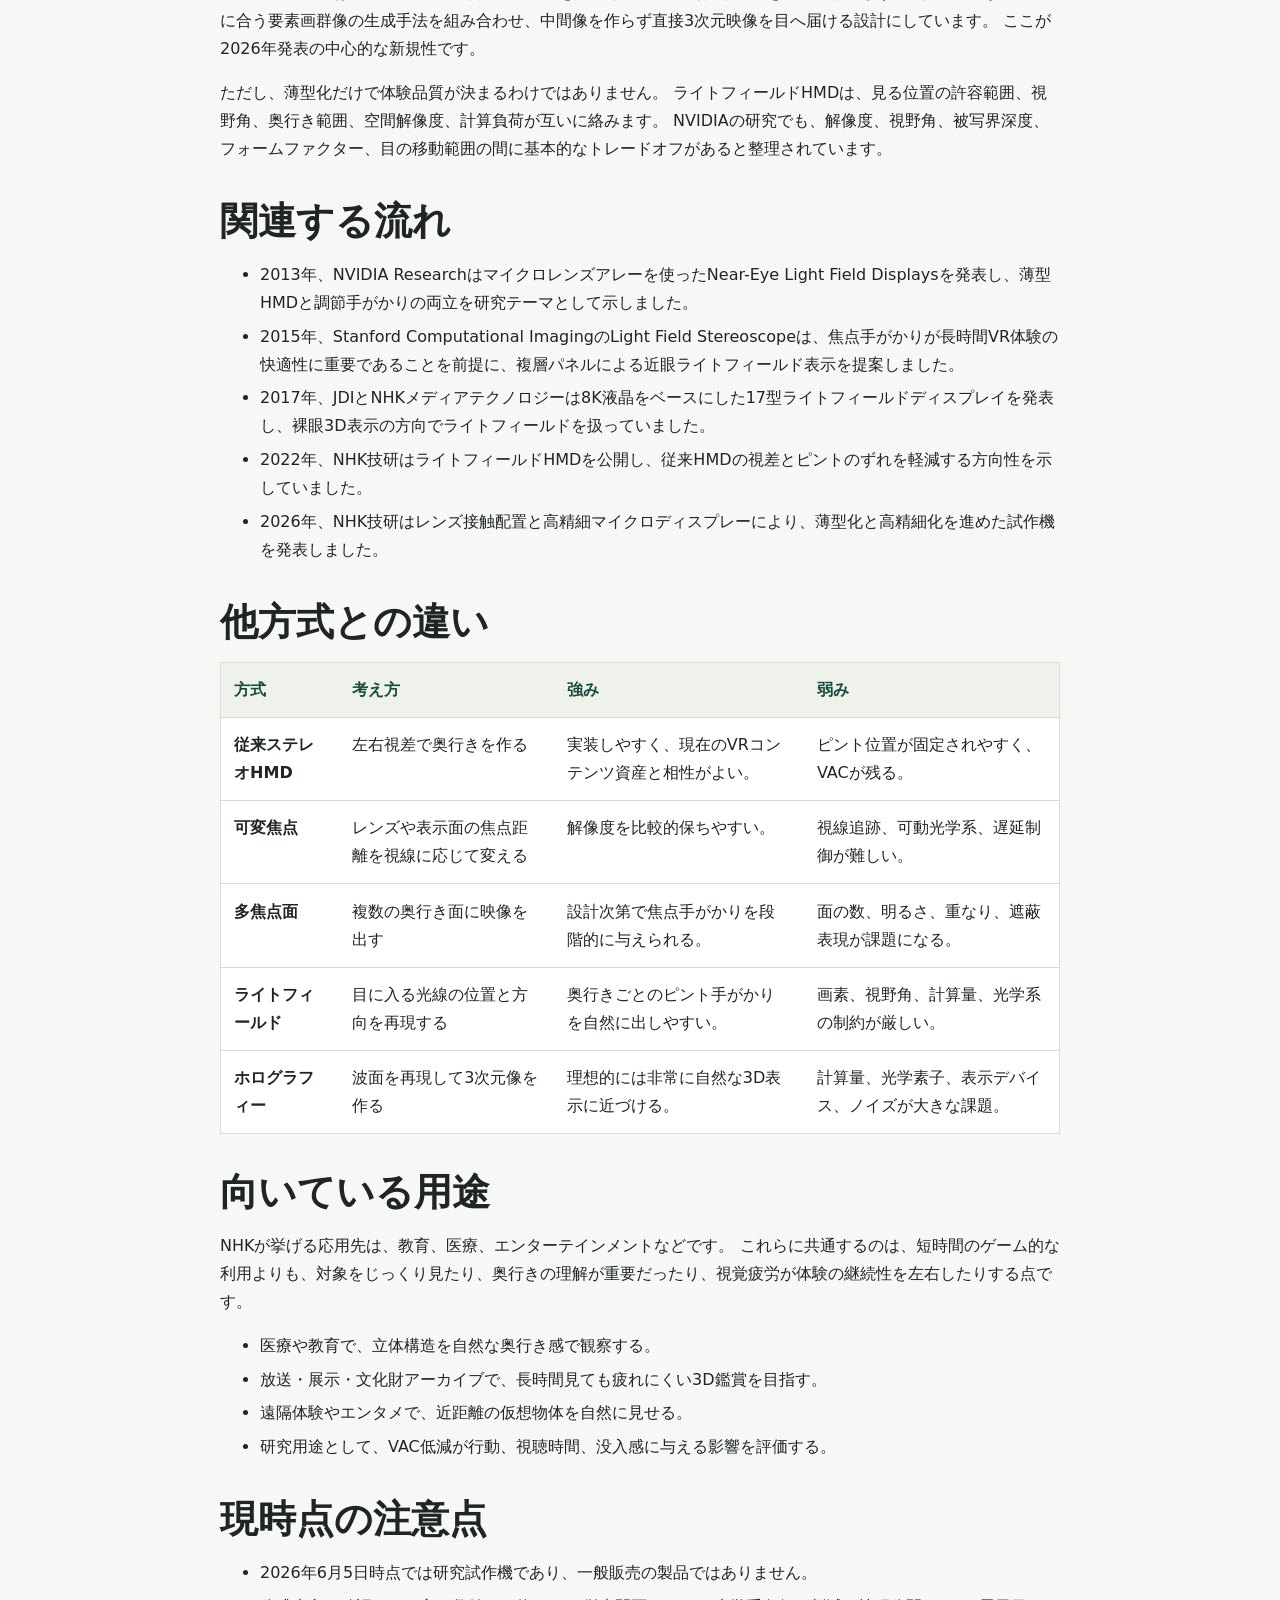
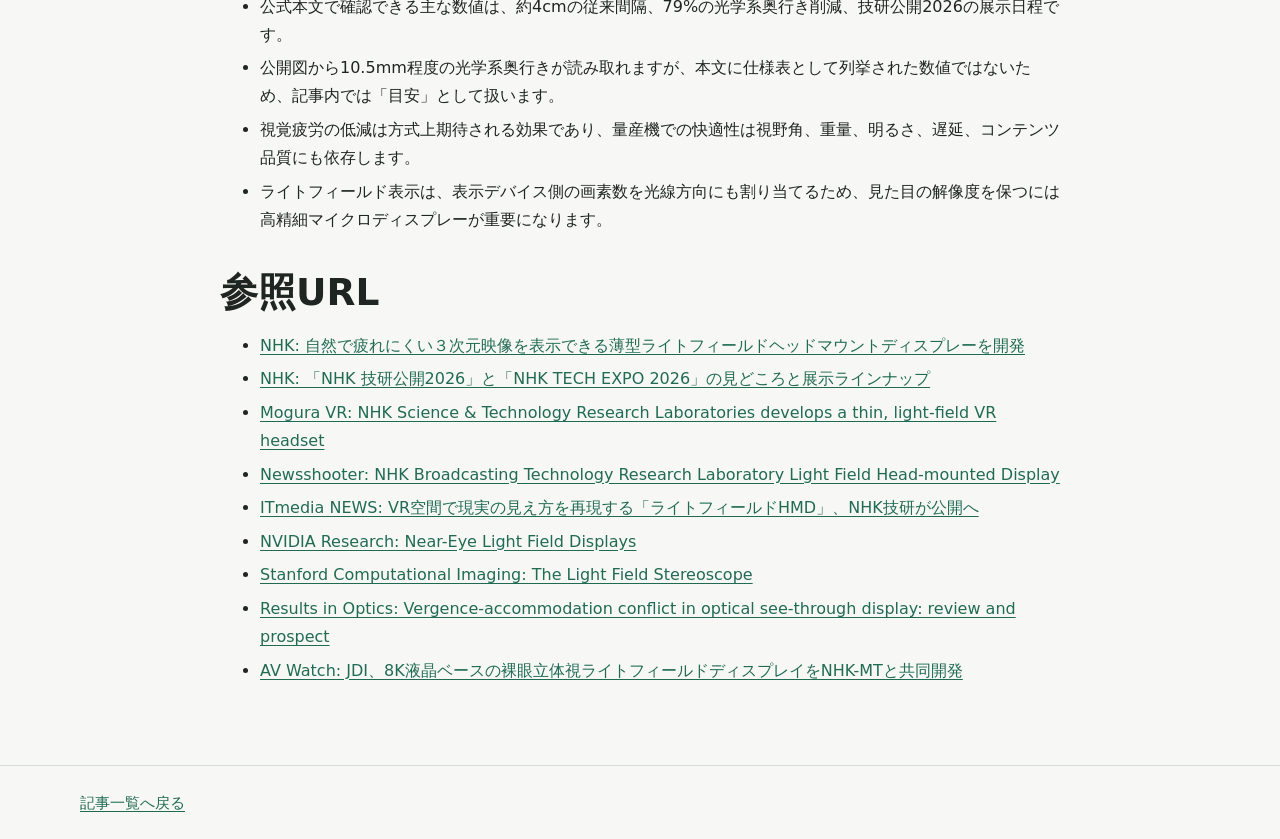
<file: xr/nhk-light-field-hmd/index.html>
<!doctype html>
<!-- NHK技研のライトフィールドHMDを題材に、方式の原理、発表データ、実用上の課題を整理する技術ノートです。 -->
<html lang="ja">
  <head>
    <meta charset="utf-8">
    <meta name="viewport" content="width=device-width, initial-scale=1">
    <title>NHKのライトフィールドHMDは何を解決しようとしているのか | 技術質問ノート</title>
    <meta
      name="description"
      content="NHK技研が開発した薄型ライトフィールドHMDを題材に、視覚疲労の原因、ライトフィールド方式の仕組み、発表データ、実用化までの課題を整理します。"
    >
    <link rel="stylesheet" href="../../styles/site.css">
  </head>
  <body>
    <header class="site-header">
      <div class="site-header__inner">
        <a class="site-title" href="../../" aria-label="技術質問ノートのトップへ">
          <span class="site-title__mark">?</span>
          <span>技術質問ノート</span>
        </a>
        <nav class="site-nav" aria-label="主要ナビゲーション">
          <a href="../../#notes">記事一覧</a>
          <a href="../../#workflow">運用</a>
        </nav>
      </div>
    </header>

    <main class="article-layout">
      <article class="article">
        <nav class="breadcrumb" aria-label="パンくずリスト">
          <a href="../../">Home</a>
          <span aria-hidden="true">/</span>
          <span>XR / Display</span>
        </nav>

        <header class="article-header">
          <p class="eyebrow">XR / Display</p>
          <h1>NHKのライトフィールドHMDは何を解決しようとしているのか</h1>
          <p class="article-summary">
            NHK放送技術研究所は、ライトフィールド方式を採用した薄型HMDを2026年5月に発表しました。
            狙いは、VRで起きやすい「奥行きは近く見えるのに、目のピントは固定面に合う」問題を、光学的に軽減することです。
          </p>
          <dl class="article-meta">
            <div>
              <dt>作成日</dt>
              <dd><time datetime="2026-06-05">2026-06-05</time></dd>
            </div>
            <div>
              <dt>対象</dt>
              <dd>VR / HMD / Light Field / Display Optics</dd>
            </div>
          </dl>
        </header>

        <section aria-labelledby="summary-title">
          <h2 id="summary-title">結論</h2>
          <p>
            ライトフィールド式HMDは、左右の視差だけで立体感を作る従来型VRに対して、目に届く光線の向きまで再現しようとする方式です。
            見たい奥行きへ自然にピントを合わせられる可能性があるため、視覚疲労や不快感を減らす有力な方向性とされています。
          </p>
          <p>
            NHK技研の2026年試作機のポイントは、レンズアレーと接眼レンズを接触配置する独自光学系です。
            従来構成で必要だった約4cmの間隔をなくし、中間像を介さず3次元映像を目へ届けることで、光学系の奥行きを従来比79%削減したと発表されています。
          </p>
          <p>
            一方で、ライトフィールド方式は万能ではありません。
            光線の方向情報を増やすほど、空間解像度、視野角、計算量、ディスプレー画素密度の間で厳しいトレードオフが出ます。
            そのため現時点では、製品化済みの一般向けVRヘッドセットというより、長時間視聴に耐える次世代HMDを目指す研究開発段階の技術として見るのが妥当です。
          </p>
        </section>

        <section aria-labelledby="problem-title">
          <h2 id="problem-title">従来VRが疲れやすい理由</h2>
          <figure>
            <img
              src="../../images/light-field-hmd-principle.svg"
              alt="従来VRでは視差の奥行きとピント位置がずれ、ライトフィールドHMDでは光線方向を再現して奥行きごとの焦点手がかりを与える図"
              width="880"
              height="500"
            >
            <figcaption>従来VRは視差で奥行きを作りますが、ピント位置は光学的に固定されがちです。ライトフィールド方式は光線の方向を再現し、焦点手がかりを与えることを狙います。</figcaption>
          </figure>
          <p>
            多くのVR HMDは、左右の目に少し違う映像を見せる二眼視差で立体感を作ります。
            しかし、目が実際にピントを合わせる先は、レンズで拡大されたディスプレー面または固定の虚像面です。
            近くに見える仮想物体へ目を寄せても、ピント調節は固定距離に残るため、輻輳調節矛盾が起きます。
          </p>
          <p>
            この矛盾は英語ではVergence-Accommodation Conflict、略してVACと呼ばれます。
            VACのレビュー論文では、従来の立体ディスプレーが単一焦点面に仮想像を提示するため、人間の調節知覚を満たせないことが課題として説明されています。
          </p>
        </section>

        <section aria-labelledby="how-title">
          <h2 id="how-title">ライトフィールド式とは何か</h2>
          <p>
            ライトフィールドは、物体から目に届く光線の集合を扱う考え方です。
            普通の2Dディスプレーが「その画素が何色か」を主に出すのに対し、ライトフィールド表示では「どの位置から、どの方向へ、どの色の光が出るか」を再現しようとします。
          </p>
          <p>
            HMDでこれがうまく機能すると、目は実世界と同じように、近い仮想物体には近い物体として、遠い仮想物体には遠い物体としてピントを合わせやすくなります。
            NVIDIA ResearchのNear-Eye Light Field Displaysも、収束、調節、両眼視差、網膜ぼけといった奥行き手がかりを提示できる薄型HMDの方向性として説明されています。
          </p>
        </section>

        <section aria-labelledby="data-title">
          <h2 id="data-title">今回集めた主なデータ</h2>
          <div class="table-scroll" role="region" aria-label="NHKライトフィールドHMDの主なデータ">
            <table>
              <thead>
                <tr>
                  <th scope="col">項目</th>
                  <th scope="col">確認できた内容</th>
                  <th scope="col">読み取り方</th>
                </tr>
              </thead>
              <tbody>
                <tr>
                  <th scope="row">発表主体</th>
                  <td>NHK放送技術研究所</td>
                  <td>技研がライトフィールド方式HMDの研究を継続している。</td>
                </tr>
                <tr>
                  <th scope="row">発表日</th>
                  <td>2026年5月21日</td>
                  <td>技研公開2026の直前に、新しい薄型試作機として発表された。</td>
                </tr>
                <tr>
                  <th scope="row">展示</th>
                  <td>技研公開2026、2026年5月28日から31日</td>
                  <td>会場で実機装着による体験展示が案内された。</td>
                </tr>
                <tr>
                  <th scope="row">方式</th>
                  <td>ライトフィールド方式</td>
                  <td>目へ届く光線の集合を再現し、奥行きごとのピント手がかりを与える。</td>
                </tr>
                <tr>
                  <th scope="row">薄型化の鍵</th>
                  <td>レンズアレーと接眼レンズの接触配置</td>
                  <td>光線制御と集光を実質的に1枚の光学素子として扱う構成。</td>
                </tr>
                <tr>
                  <th scope="row">従来課題</th>
                  <td>従来構成ではレンズアレーと接眼レンズの間に約4cmの間隔が必要</td>
                  <td>中間像を作ってから拡大する構成がHMDの大型化につながっていた。</td>
                </tr>
                <tr>
                  <th scope="row">削減率</th>
                  <td>光学系の奥行きを従来比79%削減</td>
                  <td>中間像を介さず、遠方に直接3次元映像を形成する設計の効果。</td>
                </tr>
                <tr>
                  <th scope="row">寸法の目安</th>
                  <td>発表図では従来側約49.8mm、新構成側約10.5mmと読める</td>
                  <td>公式本文の数値は79%削減。寸法値は公開図からの読み取りとして扱う。</td>
                </tr>
                <tr>
                  <th scope="row">表示処理</th>
                  <td>レイトレーシングによる要素画像の高速生成</td>
                  <td>光線の経路を追跡し、3次元映像を作る光線情報をリアルタイム生成する。</td>
                </tr>
                <tr>
                  <th scope="row">今後の課題</th>
                  <td>高精細化と表示範囲の拡大</td>
                  <td>NHKは教育、医療、エンタメなどへの応用を見据えて改良予定としている。</td>
                </tr>
              </tbody>
            </table>
          </div>
        </section>

        <section aria-labelledby="optics-title">
          <h2 id="optics-title">NHK試作機の光学的な工夫</h2>
          <p>
            従来のライトフィールドHMDでは、ディスプレーとレンズアレーでいったん空中に中間像を作り、それを接眼レンズで拡大します。
            この構成は焦点手がかりを出すには有効ですが、レンズアレーと接眼レンズの間隔が必要になり、HMDが厚くなります。
          </p>
          <p>
            NHKの新構成では、レンズアレーと接眼レンズを接触させ、光線制御と集光を同時に行います。
            さらに、その光学系に合う要素画群像の生成手法を組み合わせ、中間像を作らず直接3次元映像を目へ届ける設計にしています。
            ここが2026年発表の中心的な新規性です。
          </p>
          <p>
            ただし、薄型化だけで体験品質が決まるわけではありません。
            ライトフィールドHMDは、見る位置の許容範囲、視野角、奥行き範囲、空間解像度、計算負荷が互いに絡みます。
            NVIDIAの研究でも、解像度、視野角、被写界深度、フォームファクター、目の移動範囲の間に基本的なトレードオフがあると整理されています。
          </p>
        </section>

        <section aria-labelledby="history-title">
          <h2 id="history-title">関連する流れ</h2>
          <ul>
            <li>2013年、NVIDIA Researchはマイクロレンズアレーを使ったNear-Eye Light Field Displaysを発表し、薄型HMDと調節手がかりの両立を研究テーマとして示しました。</li>
            <li>2015年、Stanford Computational ImagingのLight Field Stereoscopeは、焦点手がかりが長時間VR体験の快適性に重要であることを前提に、複層パネルによる近眼ライトフィールド表示を提案しました。</li>
            <li>2017年、JDIとNHKメディアテクノロジーは8K液晶をベースにした17型ライトフィールドディスプレイを発表し、裸眼3D表示の方向でライトフィールドを扱っていました。</li>
            <li>2022年、NHK技研はライトフィールドHMDを公開し、従来HMDの視差とピントのずれを軽減する方向性を示していました。</li>
            <li>2026年、NHK技研はレンズ接触配置と高精細マイクロディスプレーにより、薄型化と高精細化を進めた試作機を発表しました。</li>
          </ul>
        </section>

        <section aria-labelledby="comparison-title">
          <h2 id="comparison-title">他方式との違い</h2>
          <div class="table-scroll" role="region" aria-label="VRの焦点手がかりを扱う方式比較">
            <table>
              <thead>
                <tr>
                  <th scope="col">方式</th>
                  <th scope="col">考え方</th>
                  <th scope="col">強み</th>
                  <th scope="col">弱み</th>
                </tr>
              </thead>
              <tbody>
                <tr>
                  <th scope="row">従来ステレオHMD</th>
                  <td>左右視差で奥行きを作る</td>
                  <td>実装しやすく、現在のVRコンテンツ資産と相性がよい。</td>
                  <td>ピント位置が固定されやすく、VACが残る。</td>
                </tr>
                <tr>
                  <th scope="row">可変焦点</th>
                  <td>レンズや表示面の焦点距離を視線に応じて変える</td>
                  <td>解像度を比較的保ちやすい。</td>
                  <td>視線追跡、可動光学系、遅延制御が難しい。</td>
                </tr>
                <tr>
                  <th scope="row">多焦点面</th>
                  <td>複数の奥行き面に映像を出す</td>
                  <td>設計次第で焦点手がかりを段階的に与えられる。</td>
                  <td>面の数、明るさ、重なり、遮蔽表現が課題になる。</td>
                </tr>
                <tr>
                  <th scope="row">ライトフィールド</th>
                  <td>目に入る光線の位置と方向を再現する</td>
                  <td>奥行きごとのピント手がかりを自然に出しやすい。</td>
                  <td>画素、視野角、計算量、光学系の制約が厳しい。</td>
                </tr>
                <tr>
                  <th scope="row">ホログラフィー</th>
                  <td>波面を再現して3次元像を作る</td>
                  <td>理想的には非常に自然な3D表示に近づける。</td>
                  <td>計算量、光学素子、表示デバイス、ノイズが大きな課題。</td>
                </tr>
              </tbody>
            </table>
          </div>
        </section>

        <section aria-labelledby="usage-title">
          <h2 id="usage-title">向いている用途</h2>
          <p>
            NHKが挙げる応用先は、教育、医療、エンターテインメントなどです。
            これらに共通するのは、短時間のゲーム的な利用よりも、対象をじっくり見たり、奥行きの理解が重要だったり、視覚疲労が体験の継続性を左右したりする点です。
          </p>
          <ul>
            <li>医療や教育で、立体構造を自然な奥行き感で観察する。</li>
            <li>放送・展示・文化財アーカイブで、長時間見ても疲れにくい3D鑑賞を目指す。</li>
            <li>遠隔体験やエンタメで、近距離の仮想物体を自然に見せる。</li>
            <li>研究用途として、VAC低減が行動、視聴時間、没入感に与える影響を評価する。</li>
          </ul>
        </section>

        <section aria-labelledby="cautions-title">
          <h2 id="cautions-title">現時点の注意点</h2>
          <ul>
            <li>2026年6月5日時点では研究試作機であり、一般販売の製品ではありません。</li>
            <li>公式本文で確認できる主な数値は、約4cmの従来間隔、79%の光学系奥行き削減、技研公開2026の展示日程です。</li>
            <li>公開図から10.5mm程度の光学系奥行きが読み取れますが、本文に仕様表として列挙された数値ではないため、記事内では「目安」として扱います。</li>
            <li>視覚疲労の低減は方式上期待される効果であり、量産機での快適性は視野角、重量、明るさ、遅延、コンテンツ品質にも依存します。</li>
            <li>ライトフィールド表示は、表示デバイス側の画素数を光線方向にも割り当てるため、見た目の解像度を保つには高精細マイクロディスプレーが重要になります。</li>
          </ul>
        </section>

        <section aria-labelledby="references-title">
          <h2 id="references-title">参照URL</h2>
          <ul>
            <li>
              <a href="https://prtimes.jp/main/html/rd/p/000000057.000160617.html">
                NHK: 自然で疲れにくい３次元映像を表示できる薄型ライトフィールドヘッドマウントディスプレーを開発
              </a>
            </li>
            <li>
              <a href="https://prtimes.jp/main/html/rd/p/000000049.000160617.html">
                NHK: 「NHK 技研公開2026」と「NHK TECH EXPO 2026」の見どころと展示ラインナップ
              </a>
            </li>
            <li>
              <a href="https://www.moguravr.com/nhk-strl-lightfield-hmd-2026-en/">
                Mogura VR: NHK Science &amp; Technology Research Laboratories develops a thin, light-field VR headset
              </a>
            </li>
            <li>
              <a href="https://www.newsshooter.com/2026/05/21/nhk-broadcasting-technology-research-laboratory-light-field-head-mounted-display/">
                Newsshooter: NHK Broadcasting Technology Research Laboratory Light Field Head-mounted Display
              </a>
            </li>
            <li>
              <a href="https://www.itmedia.co.jp/news/articles/2205/23/news111.html">
                ITmedia NEWS: VR空間で現実の見え方を再現する「ライトフィールドHMD」、NHK技研が公開へ
              </a>
            </li>
            <li>
              <a href="https://research.nvidia.com/publication/2013-11_near-eye-light-field-displays">
                NVIDIA Research: Near-Eye Light Field Displays
              </a>
            </li>
            <li>
              <a href="https://www.computationalimaging.org/publications/the-light-field-stereoscope/">
                Stanford Computational Imaging: The Light Field Stereoscope
              </a>
            </li>
            <li>
              <a href="https://www.sciencedirect.com/science/article/pii/S2666950121001061">
                Results in Optics: Vergence-accommodation conflict in optical see-through display: review and prospect
              </a>
            </li>
            <li>
              <a href="https://av.watch.impress.co.jp/docs/news/1060570.html">
                AV Watch: JDI、8K液晶ベースの裸眼立体視ライトフィールドディスプレイをNHK-MTと共同開発
              </a>
            </li>
          </ul>
        </section>
      </article>
    </main>

    <footer class="site-footer">
      <div class="content-wrap">
        <p><a href="../../">記事一覧へ戻る</a></p>
      </div>
    </footer>
  </body>
</html>
</file>
<file: styles/site.css>
/* 技術ノート全体の読みやすさ、レスポンシブ表示、共通UIを定義します。 */
:root {
  color-scheme: light;
  --color-bg: #f7f8f5;
  --color-surface: #ffffff;
  --color-surface-muted: #eef2ea;
  --color-text: #1f2522;
  --color-muted: #657068;
  --color-border: #d6ded5;
  --color-accent: #216b55;
  --color-accent-strong: #174d3e;
  --color-warm: #b46a2a;
  --shadow-soft: 0 16px 38px rgb(31 37 34 / 8%);
  --radius: 8px;
  --content-width: 1120px;
}

* {
  box-sizing: border-box;
}

html {
  scroll-behavior: smooth;
}

body {
  margin: 0;
  background: var(--color-bg);
  color: var(--color-text);
  font-family:
    system-ui,
    -apple-system,
    BlinkMacSystemFont,
    "Segoe UI",
    sans-serif;
  line-height: 1.75;
}

img {
  display: block;
  max-width: 100%;
  height: auto;
}

a {
  color: var(--color-accent);
  text-underline-offset: 0.18em;
}

a:hover {
  color: var(--color-accent-strong);
}

code {
  padding: 0.12em 0.34em;
  border: 1px solid var(--color-border);
  border-radius: 5px;
  background: #f4f6f2;
  font-family: "Cascadia Code", "SFMono-Regular", Consolas, monospace;
  font-size: 0.92em;
}

pre {
  overflow-x: auto;
  padding: 1rem;
  border: 1px solid var(--color-border);
  border-radius: var(--radius);
  background: #1f2522;
  color: #eef7f0;
  line-height: 1.6;
}

pre code {
  padding: 0;
  border: 0;
  background: transparent;
  color: inherit;
}

.site-header {
  position: sticky;
  top: 0;
  z-index: 10;
  border-bottom: 1px solid rgb(214 222 213 / 82%);
  background: rgb(247 248 245 / 92%);
  backdrop-filter: blur(14px);
}

.site-header__inner {
  display: flex;
  align-items: center;
  justify-content: space-between;
  gap: 1rem;
  width: min(100% - 2rem, var(--content-width));
  margin: 0 auto;
  padding: 0.85rem 0;
}

.site-title {
  display: inline-flex;
  align-items: center;
  gap: 0.6rem;
  color: var(--color-text);
  font-weight: 700;
  text-decoration: none;
}

.site-title__mark {
  display: grid;
  width: 2rem;
  height: 2rem;
  place-items: center;
  border-radius: 50%;
  background: var(--color-accent);
  color: #ffffff;
}

.site-nav {
  display: flex;
  flex-wrap: wrap;
  justify-content: flex-end;
  gap: 0.4rem 1rem;
  font-size: 0.95rem;
}

.site-nav a {
  color: var(--color-muted);
  font-weight: 600;
  text-decoration: none;
}

.site-nav a:hover {
  color: var(--color-accent);
}

.intro-band,
.section-band {
  padding: 4rem 0;
}

.intro-band {
  background: linear-gradient(180deg, #ffffff 0%, var(--color-bg) 100%);
}

.section-band--muted {
  background: var(--color-surface-muted);
}

.content-wrap,
.content-grid {
  width: min(100% - 2rem, var(--content-width));
  margin: 0 auto;
}

.content-grid {
  display: grid;
  gap: 2rem;
}

.content-grid--intro {
  grid-template-columns: minmax(0, 0.95fr) minmax(280px, 0.75fr);
  align-items: center;
}

.eyebrow {
  margin: 0 0 0.65rem;
  color: var(--color-warm);
  font-size: 0.78rem;
  font-weight: 800;
  letter-spacing: 0;
  text-transform: uppercase;
}

h1,
h2,
h3,
p {
  overflow-wrap: anywhere;
}

h1,
h2,
h3 {
  margin: 0;
  line-height: 1.25;
}

h1 {
  max-width: 13em;
  font-size: clamp(2.1rem, 6vw, 4.4rem);
}

h2 {
  font-size: clamp(1.55rem, 3vw, 2.35rem);
}

h3 {
  font-size: 1.1rem;
}

.intro-lead,
.article-summary {
  max-width: 42rem;
  color: var(--color-muted);
  font-size: 1.08rem;
}

.flow-image {
  border: 1px solid var(--color-border);
  border-radius: var(--radius);
  background: var(--color-surface);
  box-shadow: var(--shadow-soft);
}

.section-heading {
  margin-bottom: 1.5rem;
}

.note-list {
  display: grid;
  grid-template-columns: repeat(auto-fit, minmax(min(100%, 320px), 1fr));
  gap: 1rem;
}

.note-card {
  padding: 1.15rem;
  border: 1px solid var(--color-border);
  border-radius: var(--radius);
  background: var(--color-surface);
  box-shadow: var(--shadow-soft);
}

.note-card__meta {
  display: flex;
  flex-wrap: wrap;
  align-items: center;
  justify-content: space-between;
  gap: 0.5rem;
  margin-bottom: 0.75rem;
  color: var(--color-muted);
  font-size: 0.9rem;
}

.category-label {
  display: inline-flex;
  align-items: center;
  min-height: 1.75rem;
  padding: 0 0.6rem;
  border: 1px solid #b7c8bf;
  border-radius: 999px;
  color: var(--color-accent-strong);
  font-weight: 700;
}

.note-card h3 a {
  color: var(--color-text);
  text-decoration: none;
}

.note-card h3 a:hover {
  color: var(--color-accent);
}

.note-card p {
  margin: 0.8rem 0 0;
  color: var(--color-muted);
}

.workflow-list {
  display: grid;
  gap: 0.85rem;
  padding: 0;
  list-style: none;
}

.workflow-list li {
  display: grid;
  grid-template-columns: 2.3rem minmax(0, 1fr);
  gap: 0.85rem;
  align-items: start;
  padding: 1rem;
  border: 1px solid #c9d4c8;
  border-radius: var(--radius);
  background: rgb(255 255 255 / 72%);
}

.workflow-list__number {
  display: grid;
  width: 2.3rem;
  height: 2.3rem;
  place-items: center;
  border-radius: 50%;
  background: var(--color-accent);
  color: #ffffff;
  font-weight: 800;
}

.workflow-list p {
  margin: 0.35rem 0 0;
  color: var(--color-muted);
}

.article-layout {
  padding: 2.2rem 0 4rem;
}

.article {
  width: min(100% - 2rem, 840px);
  margin: 0 auto;
}

.breadcrumb {
  display: flex;
  flex-wrap: wrap;
  gap: 0.45rem;
  margin-bottom: 1.5rem;
  color: var(--color-muted);
  font-size: 0.92rem;
}

.article-header {
  margin-bottom: 2rem;
  padding-bottom: 1.5rem;
  border-bottom: 1px solid var(--color-border);
}

.article-header h1 {
  max-width: 16em;
  font-size: clamp(2rem, 5vw, 3.4rem);
}

.article-meta {
  display: flex;
  flex-wrap: wrap;
  gap: 0.7rem 1.5rem;
  margin: 1rem 0 0;
}

.article-meta div {
  display: grid;
  gap: 0.1rem;
}

.article-meta dt {
  color: var(--color-muted);
  font-size: 0.78rem;
  font-weight: 800;
}

.article-meta dd {
  margin: 0;
}

.article section {
  margin-top: 2.2rem;
}

.article section > h2 {
  margin-bottom: 0.8rem;
}

.article figure {
  margin: 1.2rem 0;
}

.article figure img {
  border: 1px solid var(--color-border);
  border-radius: var(--radius);
  background: var(--color-surface);
}

.article figcaption {
  margin-top: 0.55rem;
  color: var(--color-muted);
  font-size: 0.92rem;
}

.article li + li {
  margin-top: 0.35rem;
}

.table-scroll {
  overflow-x: auto;
  margin: 1rem 0;
}

table {
  width: 100%;
  min-width: 680px;
  border-collapse: collapse;
  border: 1px solid var(--color-border);
  border-radius: var(--radius);
  background: var(--color-surface);
}

th,
td {
  padding: 0.82rem;
  border-bottom: 1px solid var(--color-border);
  text-align: left;
  vertical-align: top;
}

thead th {
  background: var(--color-surface-muted);
  color: var(--color-accent-strong);
}

tbody tr:last-child th,
tbody tr:last-child td {
  border-bottom: 0;
}

.check-list li::marker {
  color: var(--color-accent);
}

.site-footer {
  padding: 1.5rem 0;
  border-top: 1px solid var(--color-border);
  color: var(--color-muted);
  font-size: 0.92rem;
}

.site-footer p {
  margin: 0;
}

@media (max-width: 760px) {
  .site-header__inner {
    align-items: flex-start;
    flex-direction: column;
  }

  .site-nav {
    justify-content: flex-start;
  }

  .intro-band,
  .section-band {
    padding: 2.6rem 0;
  }

  .content-grid--intro {
    grid-template-columns: 1fr;
  }

  .workflow-list li {
    grid-template-columns: 2rem minmax(0, 1fr);
  }

  .workflow-list__number {
    width: 2rem;
    height: 2rem;
  }
}
</file>
